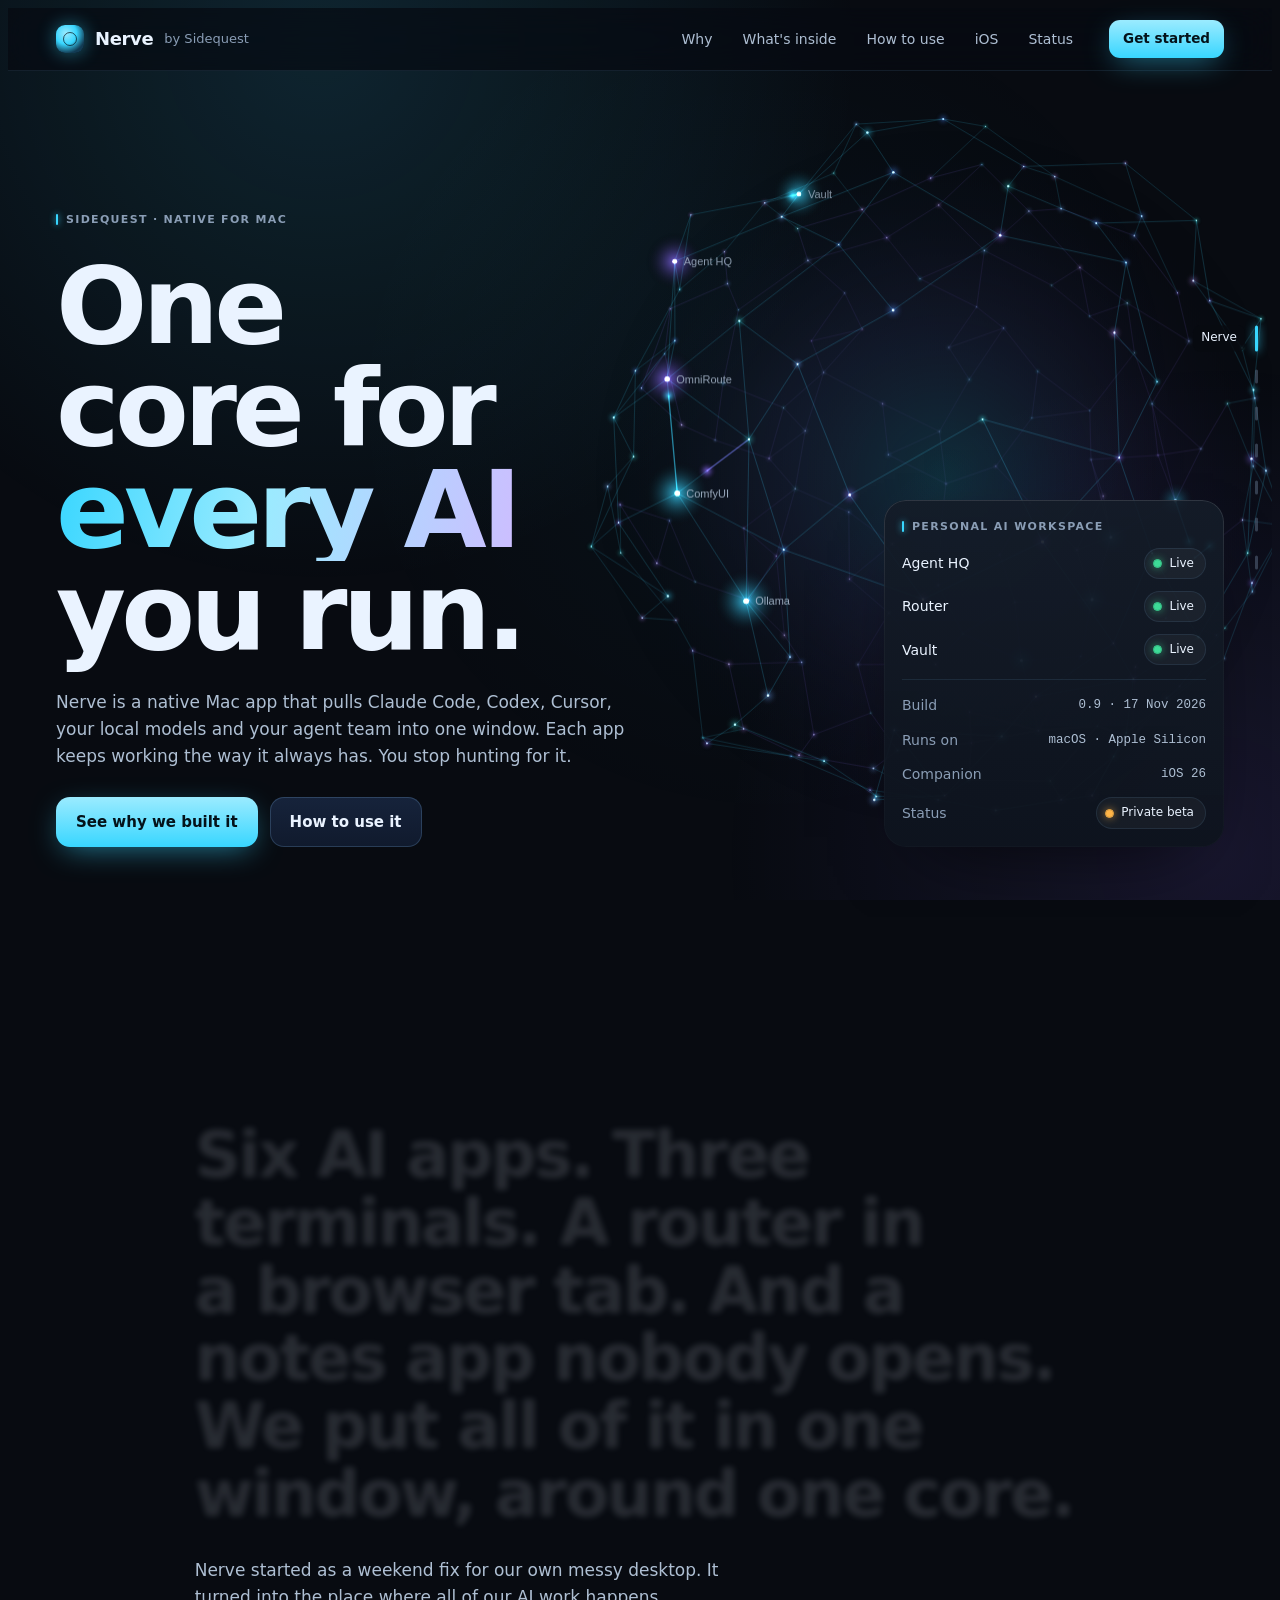
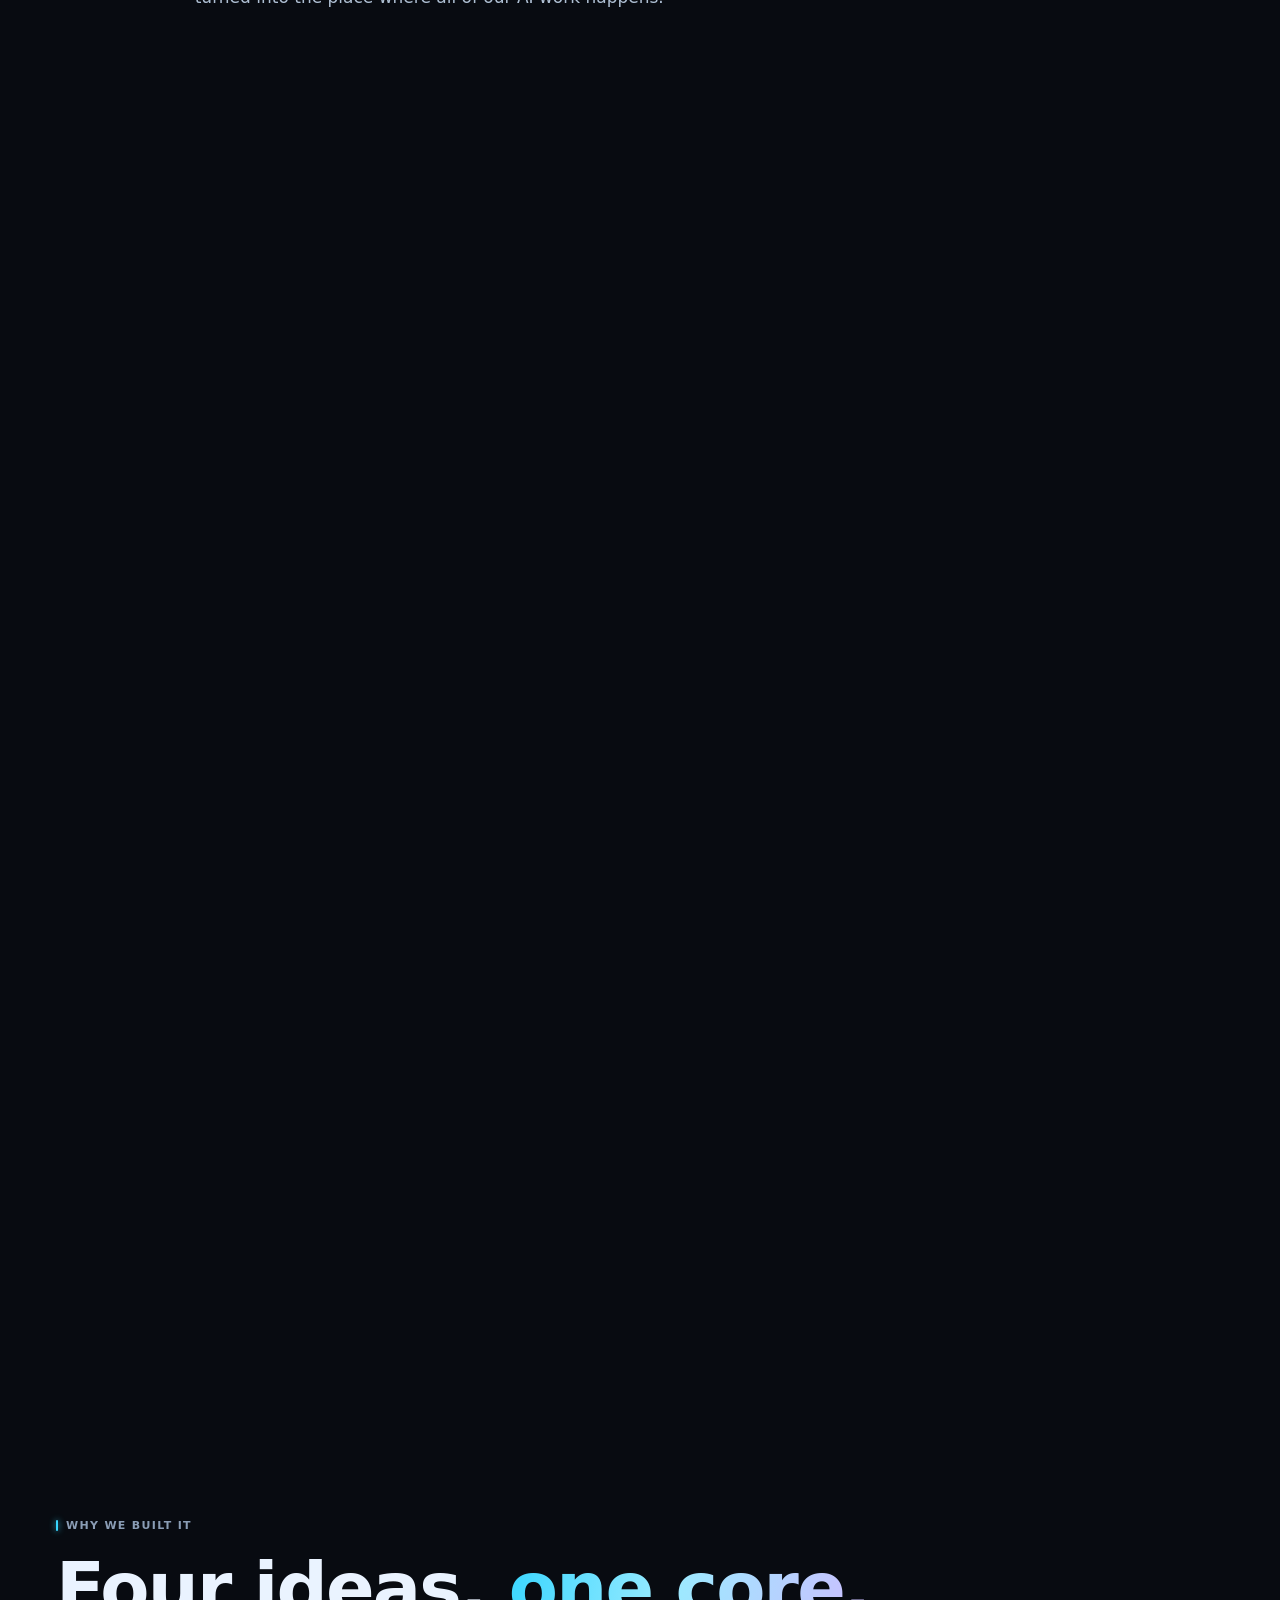
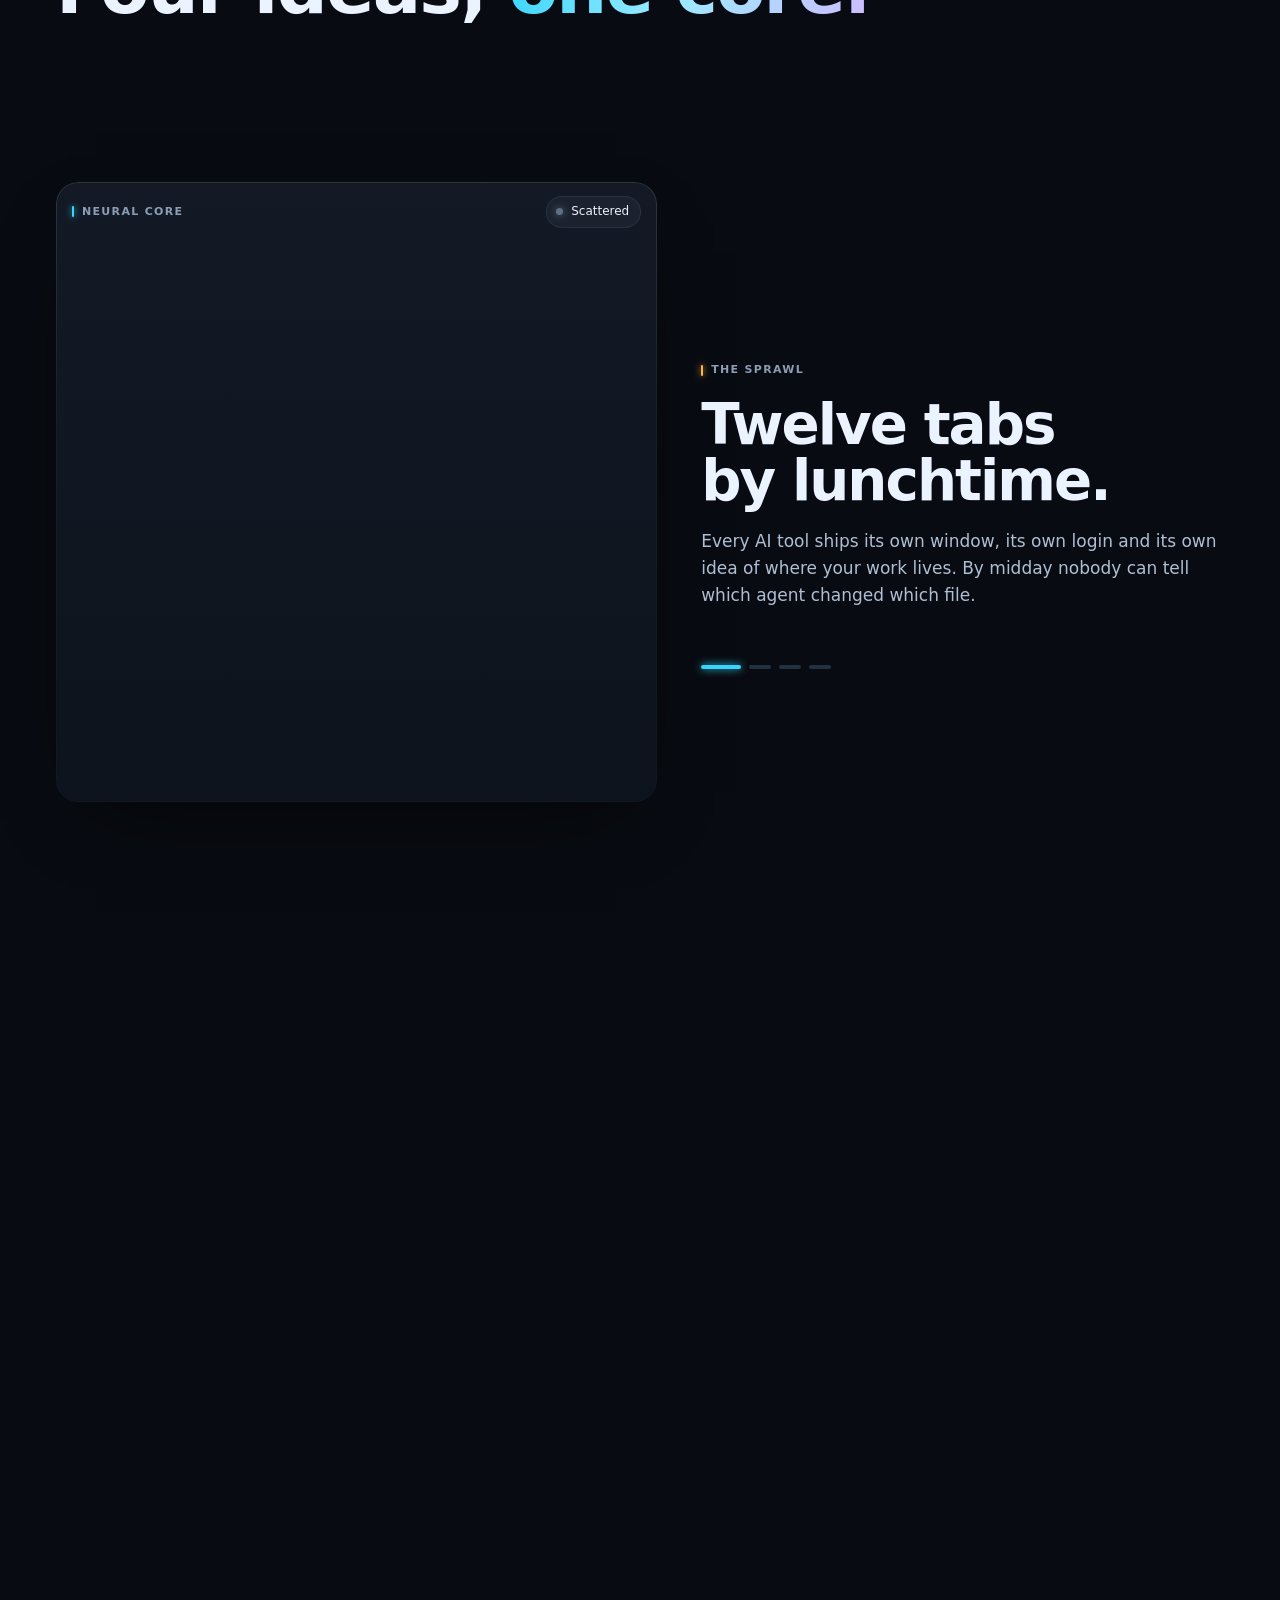
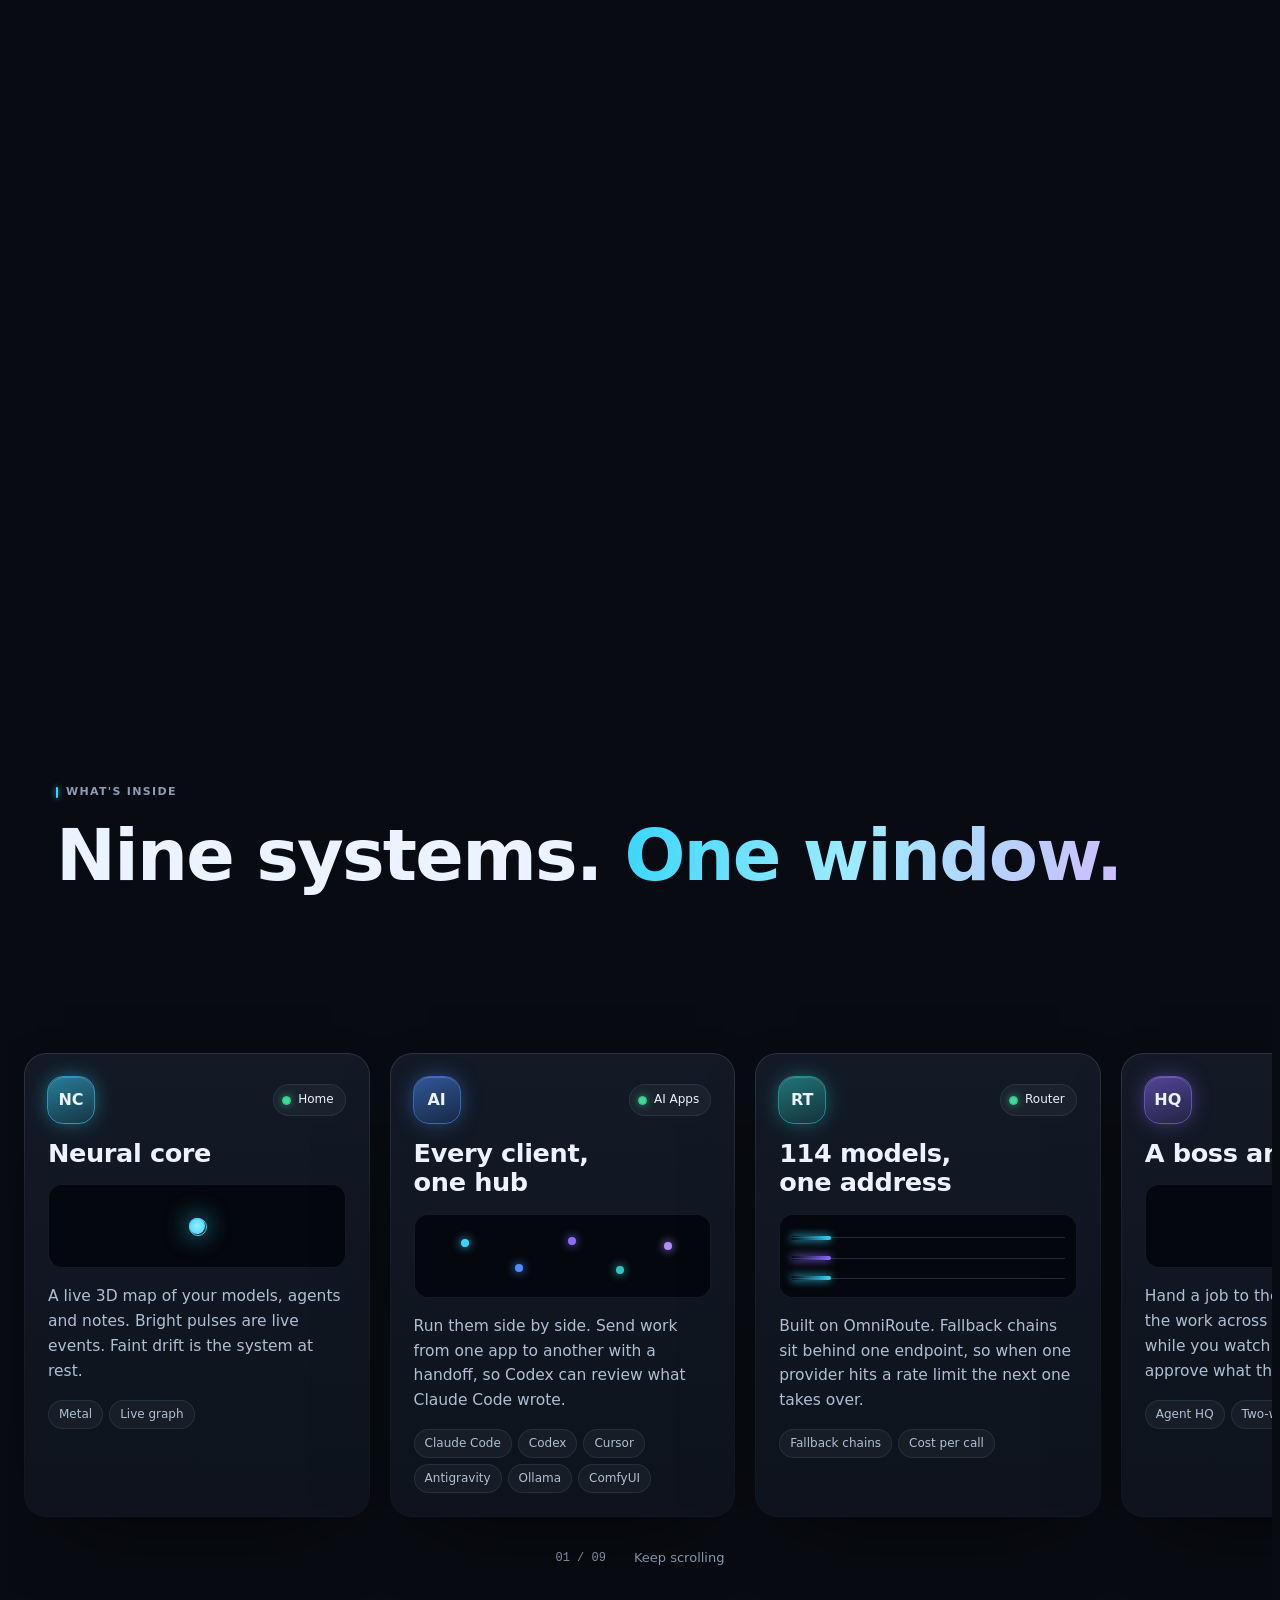
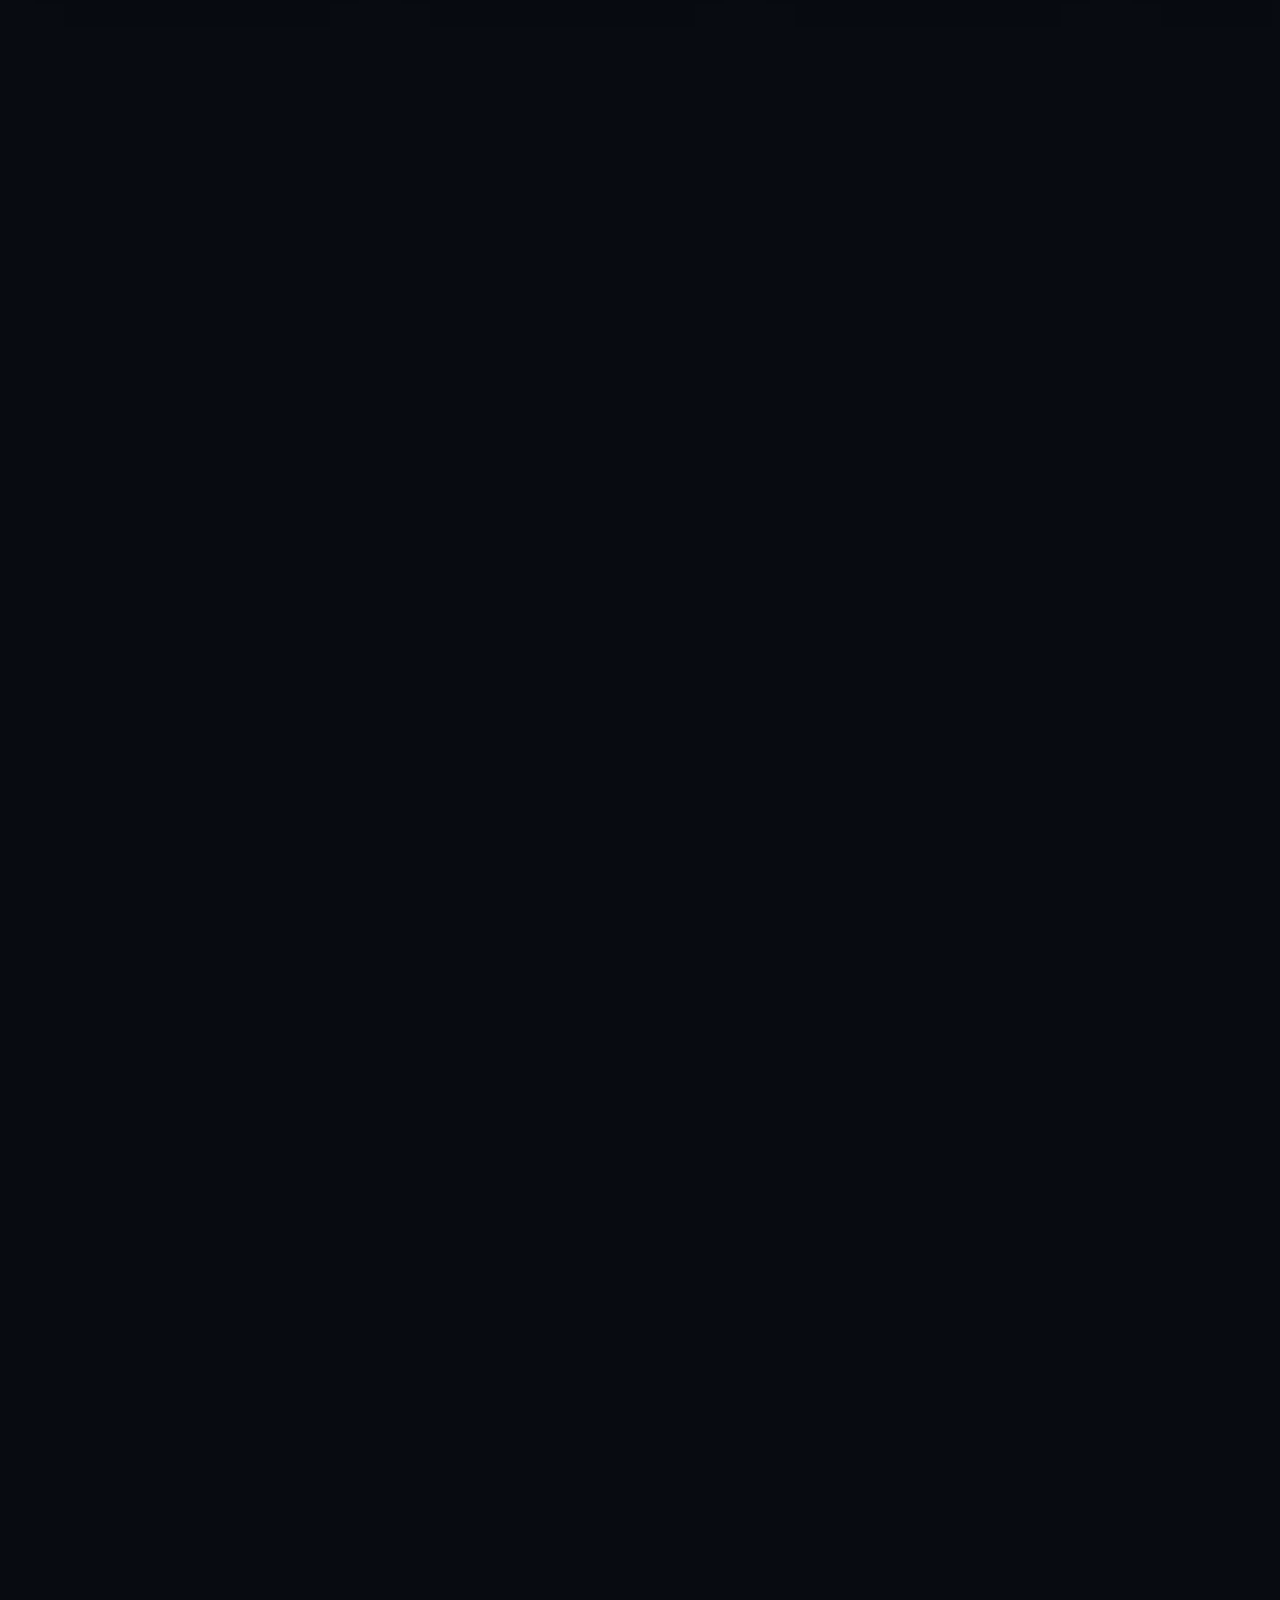
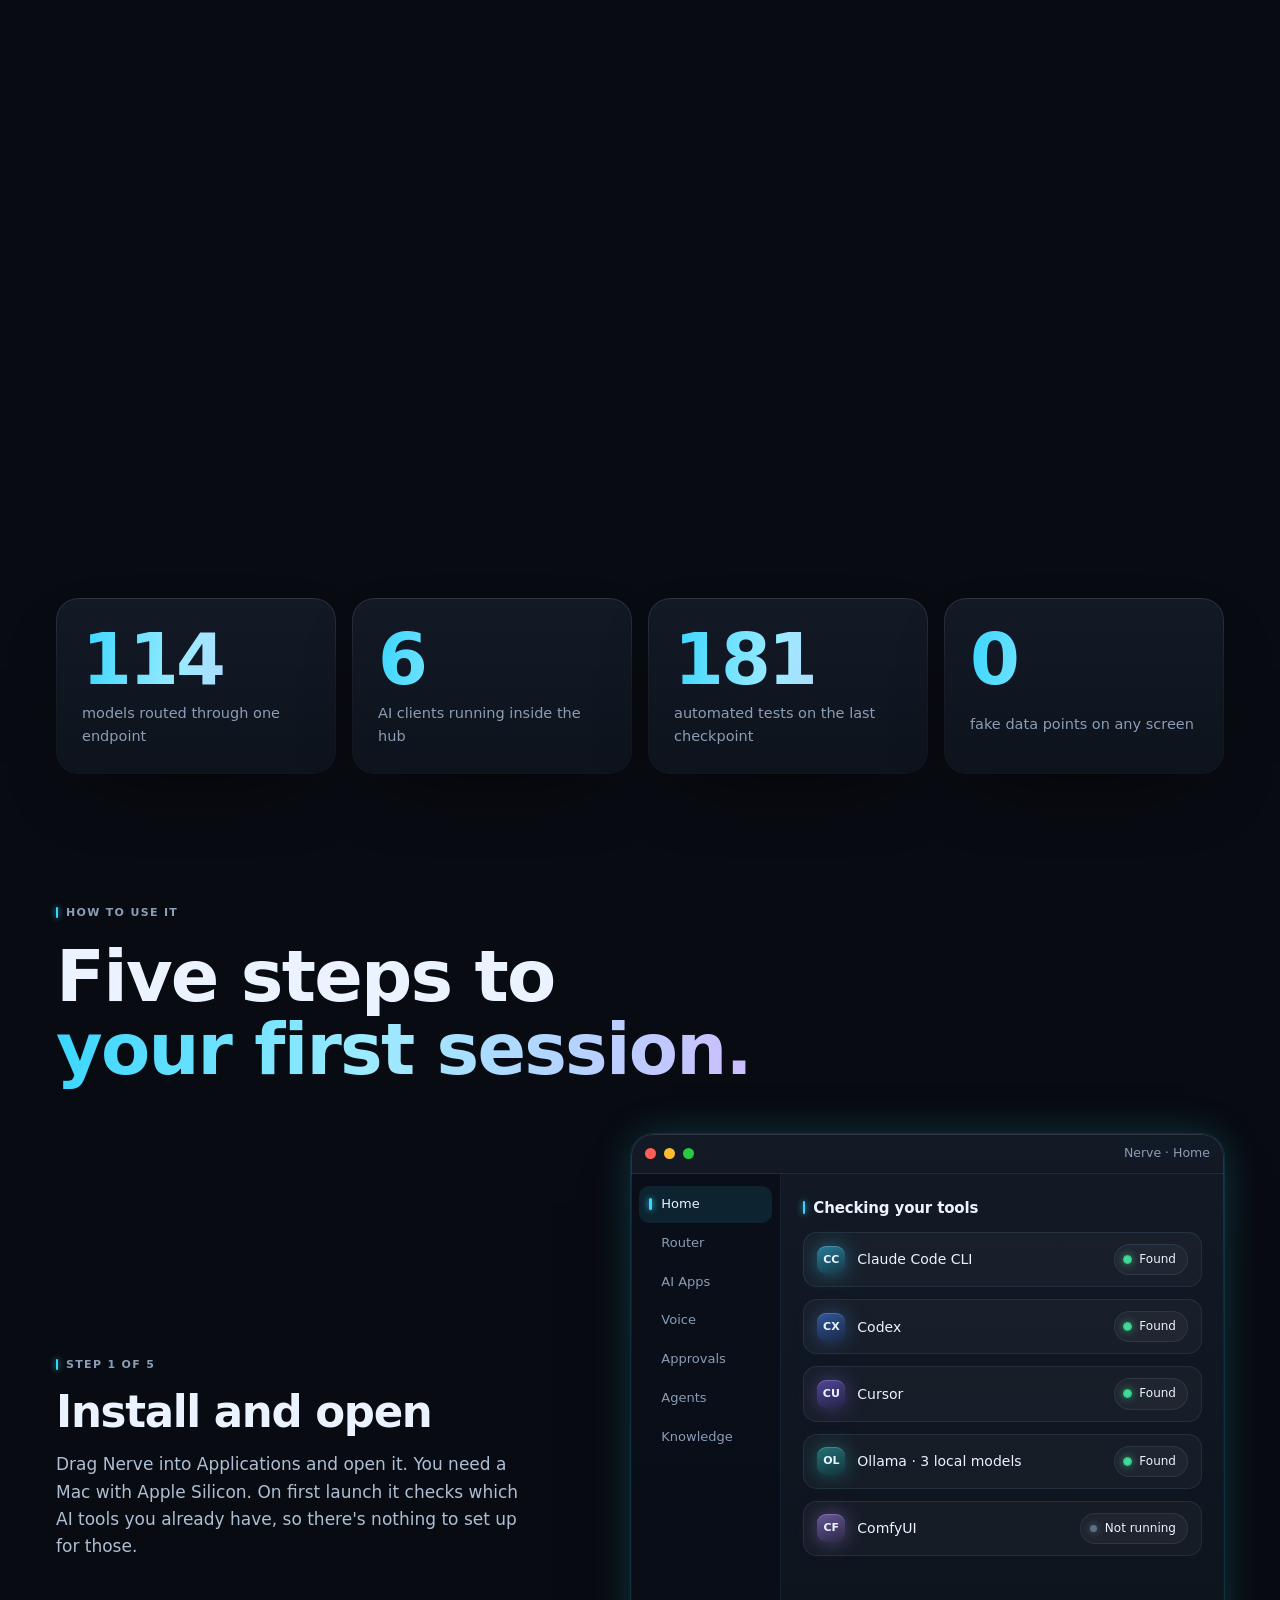
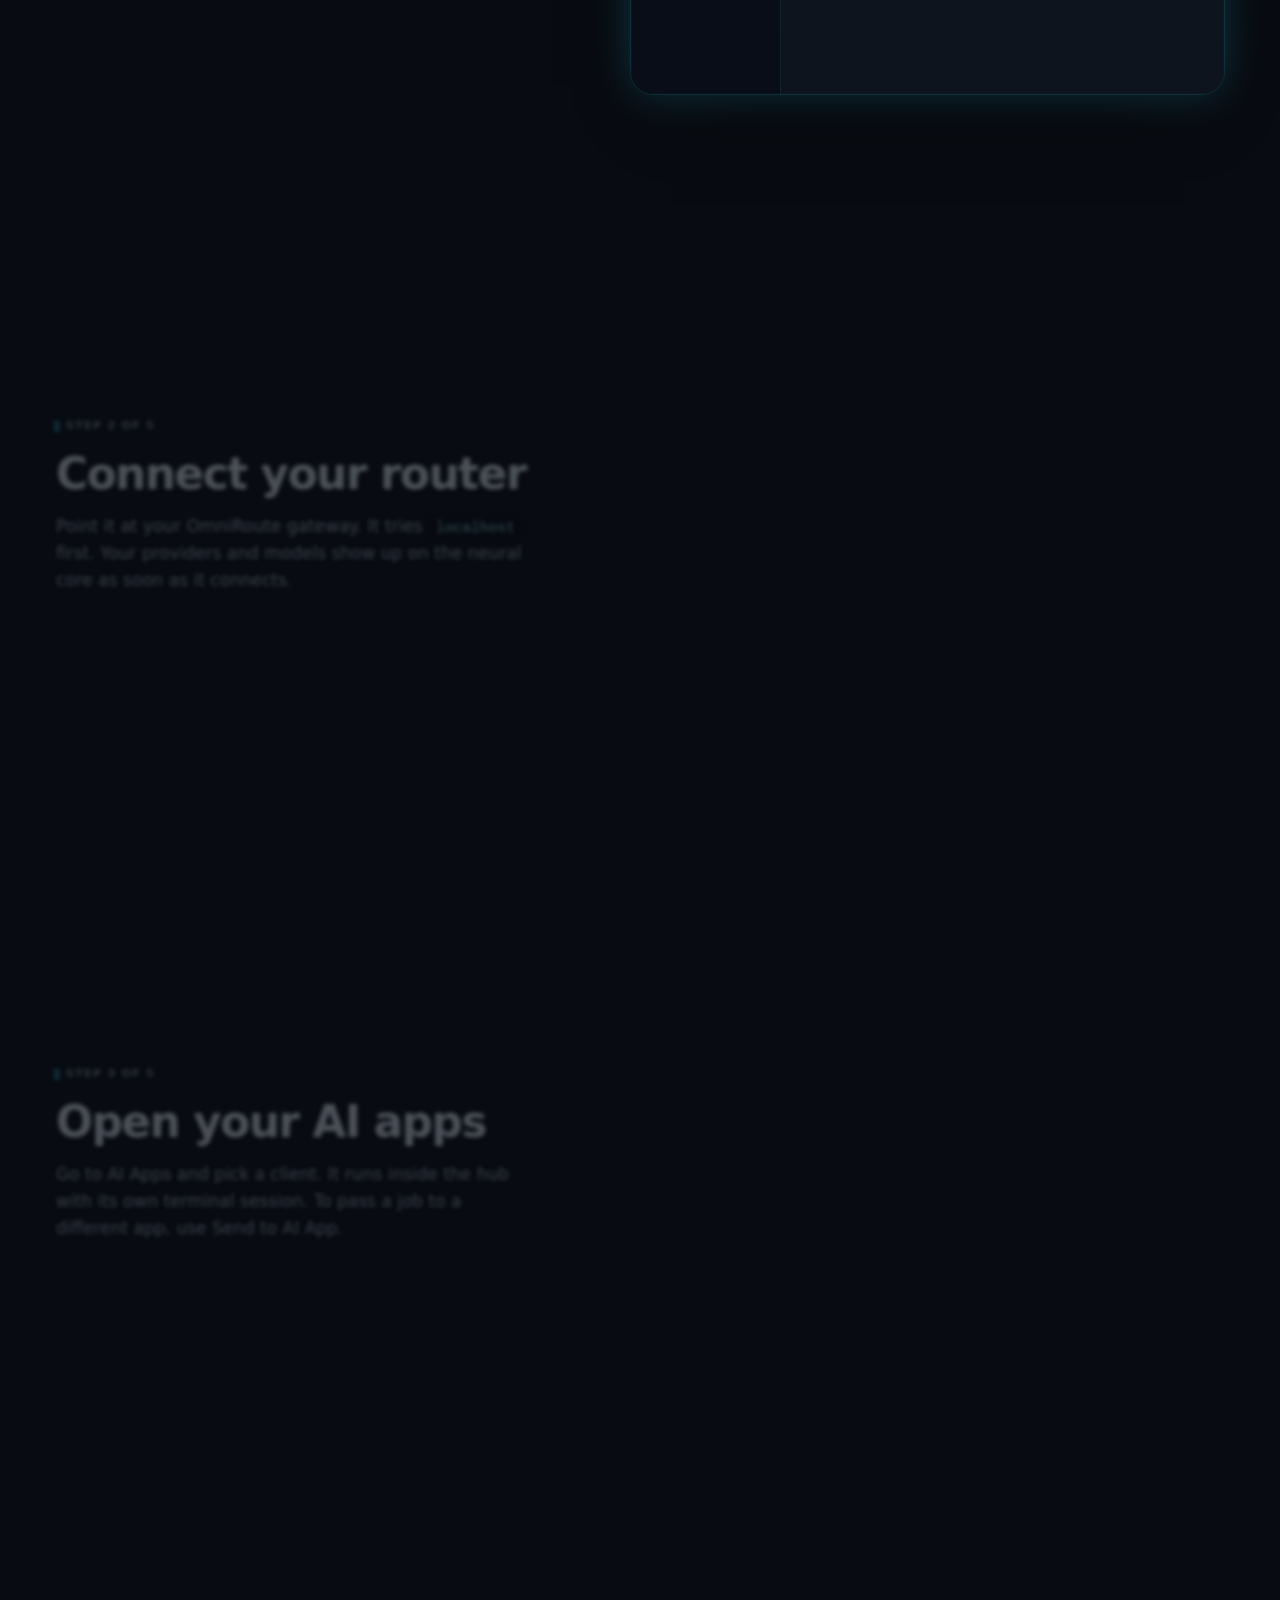
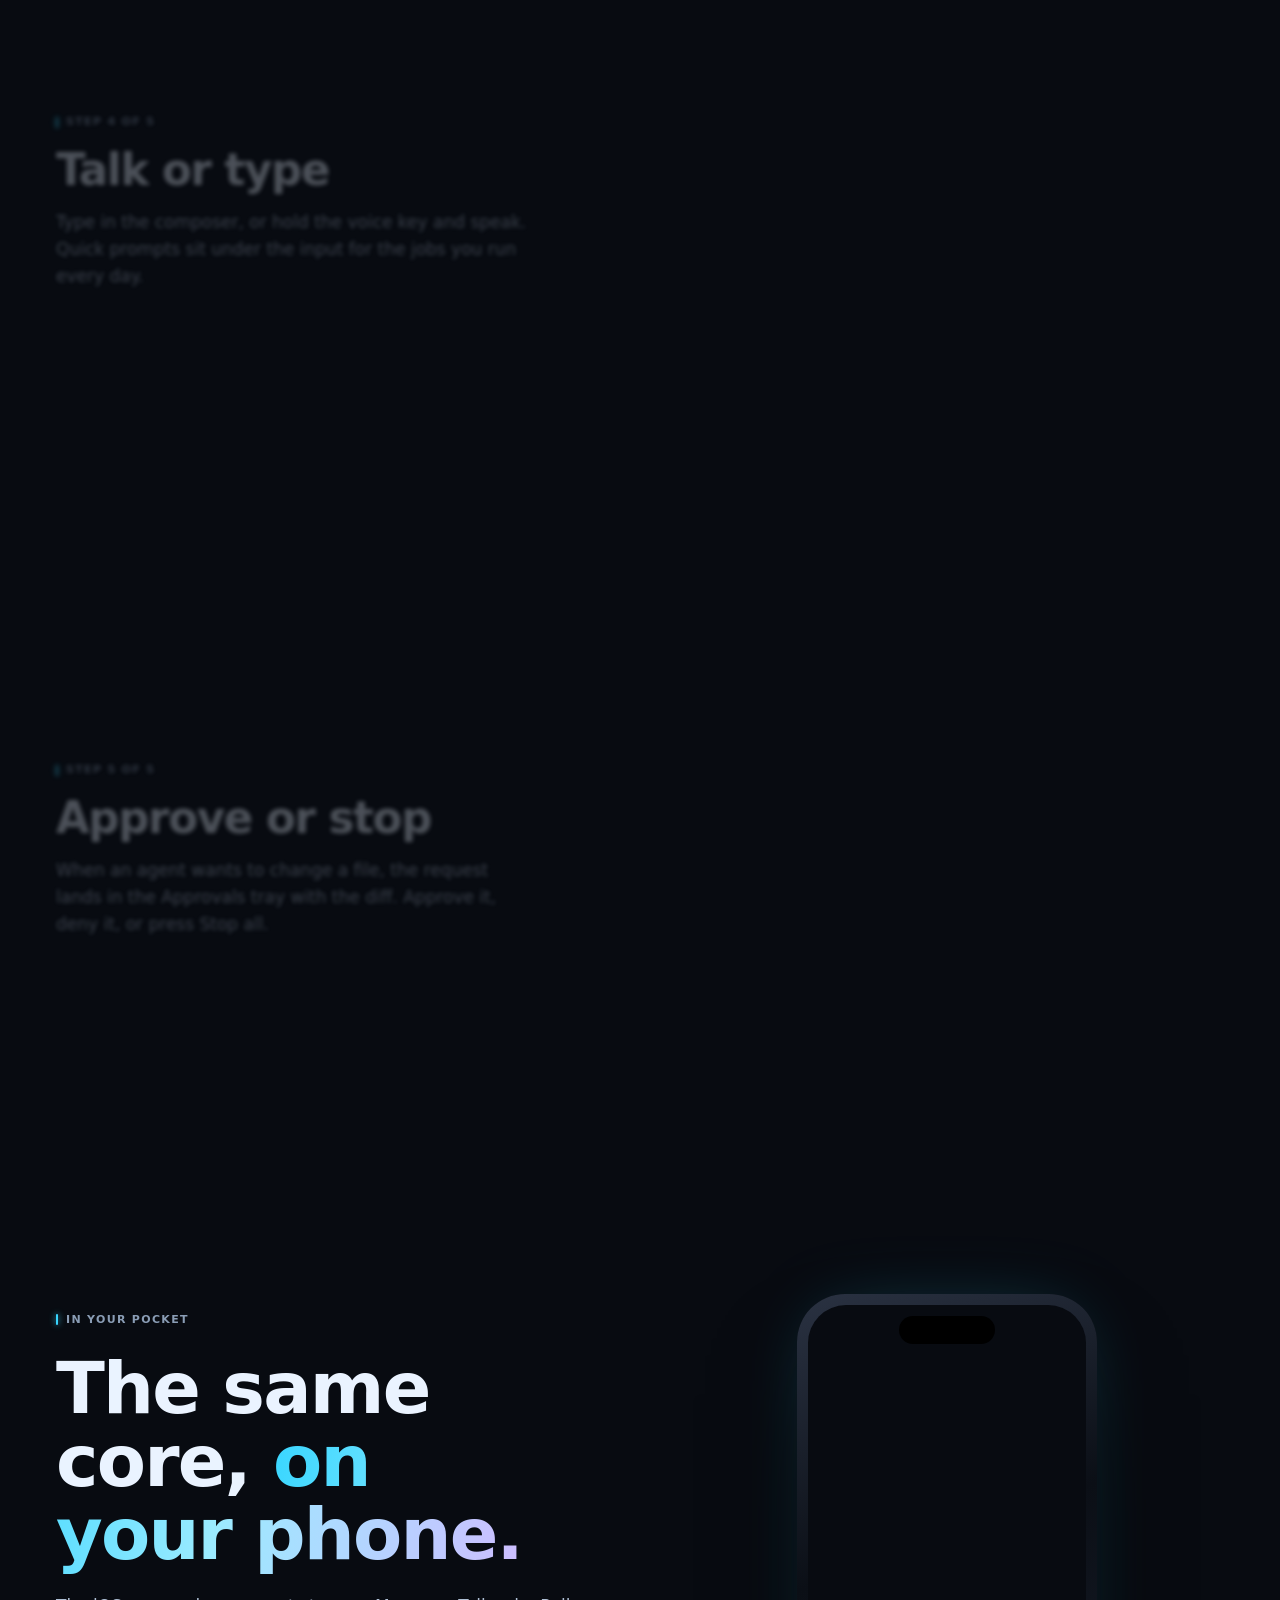
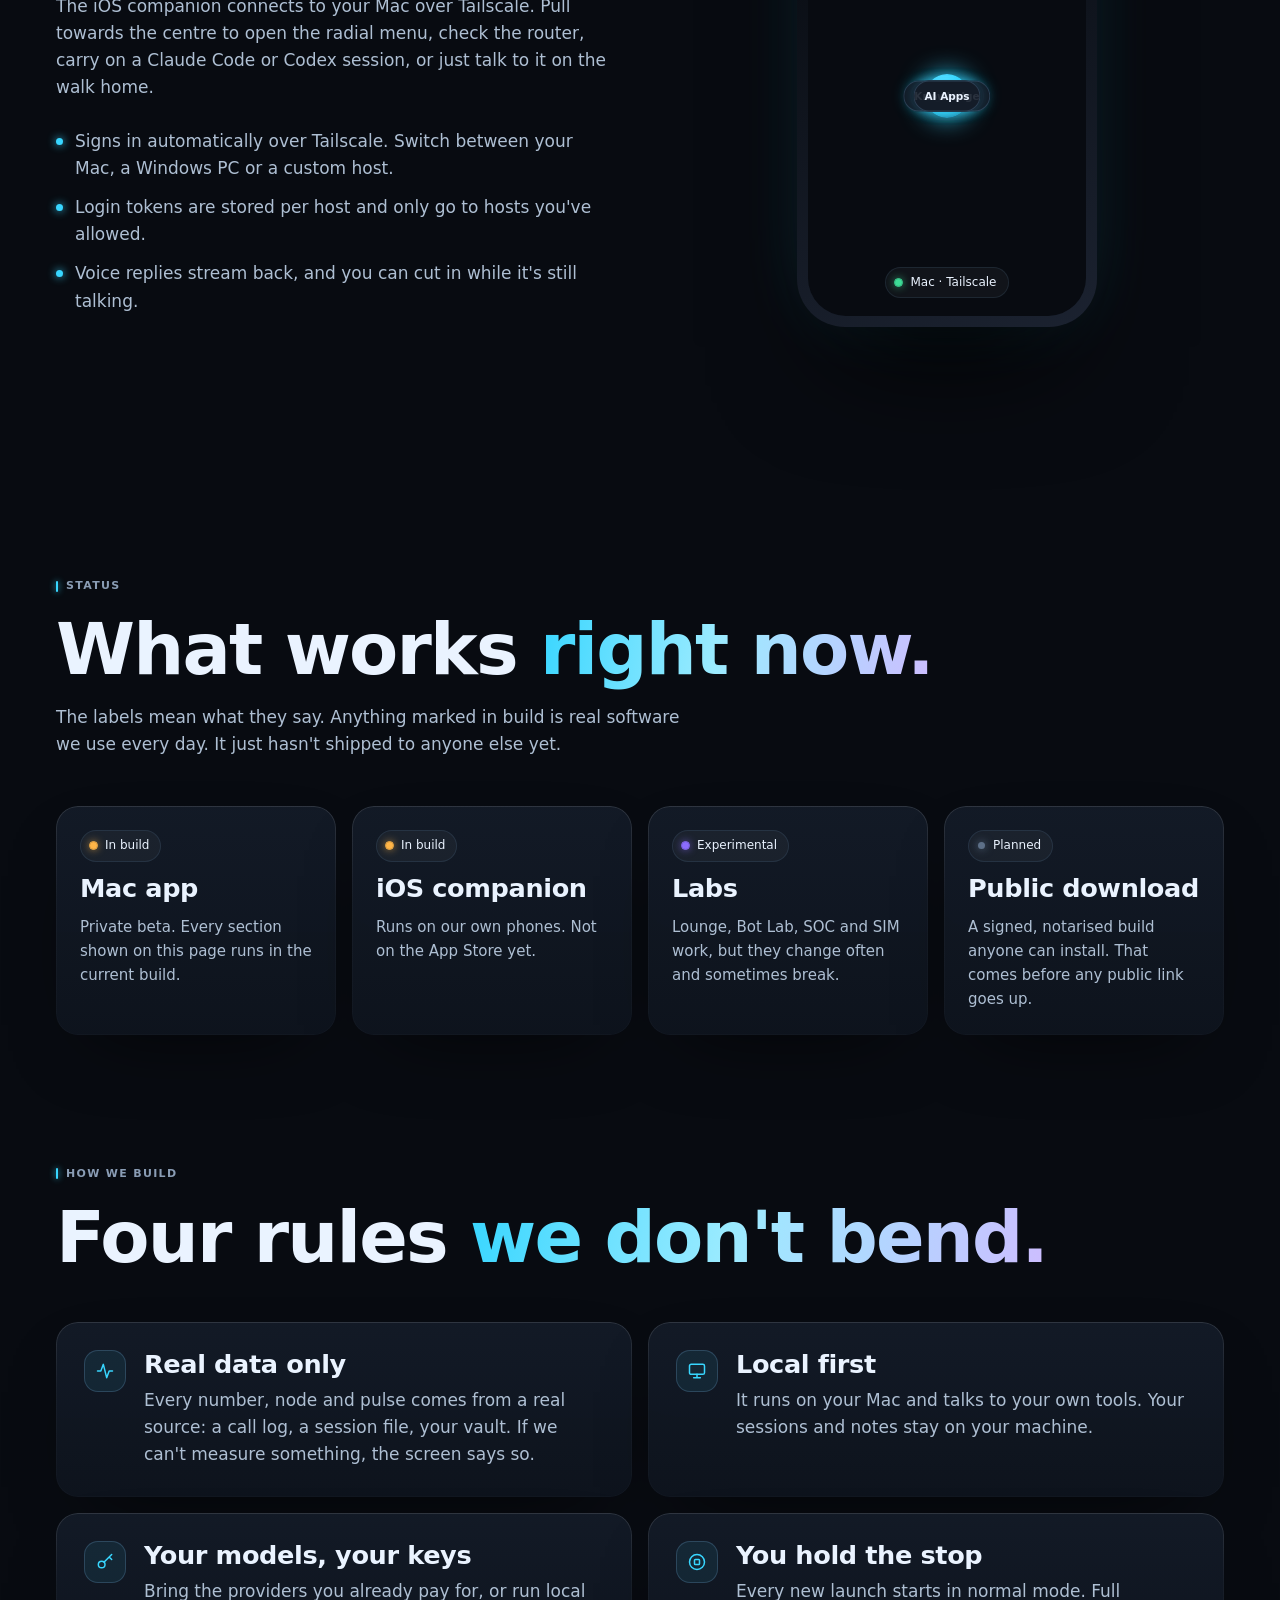
<file: index.html>
<!doctype html>
<html lang="en">
<head>
<meta charset="utf-8">
<meta name="viewport" content="width=device-width, initial-scale=1, viewport-fit=cover">
<meta http-equiv="Content-Security-Policy" content="default-src 'none'; script-src 'self'; style-src 'self' 'unsafe-inline'; img-src 'self' data:; connect-src 'none'; font-src 'none'; object-src 'none'; base-uri 'none'; form-action 'none'; manifest-src 'none'; upgrade-insecure-requests">
<meta name="referrer" content="no-referrer">
<meta name="color-scheme" content="dark">
<meta name="theme-color" content="#080B11">
<title>Nerve by Sidequest</title>
<meta name="description" content="Nerve is a native Mac app that pulls Claude Code, Codex, Cursor, local models and your agent team into one window.">
<meta property="og:title" content="Nerve by Sidequest">
<meta property="og:description" content="Nerve is a native Mac app that pulls Claude Code, Codex, Cursor, local models and your agent team into one window.">
<meta property="og:type" content="website">
<link rel="stylesheet" href="styles.css">
<script src="app.js" defer></script>
</head>
<body>
<div class="ambient" aria-hidden="true"></div>
<div class="progress" id="progress"></div>

<nav class="top" aria-label="Main">
  <div class="wrap">
    <a class="mark" href="#top"><span class="logo" aria-hidden="true"></span><b>Nerve</b><span>by Sidequest</span></a>
    <div class="links">
      <a href="#why">Why</a><a href="#orbit">What's inside</a><a href="#use">How to use</a><a href="#pocket">iOS</a><a href="#status">Status</a>
    </div>
    <a class="btn primary small" href="#use">Get started</a>
  </div>
</nav>

<aside class="rail" aria-label="Chapters">
  <a href="#top" data-ch="top"><span>Nerve</span><i></i></a>
  <a href="#why" data-ch="why"><span>Why</span><i></i></a>
  <a href="#orbit" data-ch="orbit"><span>What's inside</span><i></i></a>
  <a href="#use" data-ch="use"><span>How to use</span><i></i></a>
  <a href="#pocket" data-ch="pocket"><span>iOS</span><i></i></a>
  <a href="#status" data-ch="status"><span>Status</span><i></i></a>
  <a href="#projects" data-ch="projects"><span>Projects</span><i></i></a>
</aside>

<main>
<!-- HERO -->
<header class="hero" id="top" data-ch-sec="top">
  <canvas id="heroSky" aria-hidden="true"></canvas>
  <div class="wrap">
    <div class="copy" id="heroCopy">
      <span class="eyebrow">Sidequest · Native for Mac</span>
      <h1 id="heroTitle">
        <span class="ln"><span>One core for</span></span>
        <span class="ln"><span class="grad">every AI</span></span>
        <span class="ln"><span>you run.</span></span>
      </h1>
      <p class="lede">Nerve is a native Mac app that pulls Claude Code, Codex, Cursor, your local models and your agent team into one window. Each app keeps working the way it always has. You stop hunting for it.</p>
      <div class="ctas">
        <a class="btn primary" href="#why">See why we built it</a>
        <a class="btn secondary" href="#use">How to use it</a>
      </div>
    </div>
    <div class="panel telemetry" aria-label="Build details">
      <div class="tr"><span class="eyebrow">Personal AI workspace</span></div>
      <div class="tr"><span>Agent HQ</span><span class="pill"><i></i>Live</span></div>
      <div class="tr"><span>Router</span><span class="pill"><i></i>Live</span></div>
      <div class="tr"><span>Vault</span><span class="pill"><i></i>Live</span></div>
      <hr>
      <div class="tr"><span class="k">Build</span><span class="v">0.9 · 17 Nov 2026</span></div>
      <div class="tr"><span class="k">Runs on</span><span class="v">macOS · Apple Silicon</span></div>
      <div class="tr"><span class="k">Companion</span><span class="v">iOS 26</span></div>
      <div class="tr"><span class="k">Status</span><span class="pill wait"><i></i>Private beta</span></div>
    </div>
  </div>
</header>

<!-- IMAGINE -->
<section class="imagine" id="imagine" aria-label="The idea">
  <div class="pin wrap">
    <div>
      <p id="imagineText">Six AI apps. Three terminals. A router in a browser tab. And a notes app nobody opens. We put all of it in *one* *window,* *around* *one* *core.*</p>
      <p class="lede cap">Nerve started as a weekend fix for our own messy desktop. It turned into the place where all of our AI work happens.</p>
    </div>
  </div>
</section>

<!-- WHY -->
<section id="why" data-ch-sec="why">
  <div class="wrap head">
    <span class="eyebrow">Why we built it</span>
    <h2 class="rv">Four ideas, <span class="grad">one core.</span></h2>
  </div>
  <div class="why" id="whyScene">
    <div class="pin wrap">
      <div class="panel stage" id="whyStage">
        <canvas id="whySky" aria-hidden="true"></canvas>
        <div class="bar"><span class="eyebrow">Neural core</span><span class="pill idle" id="whyState"><i></i>Scattered</span></div>
      </div>
      <div>
        <div class="steps">
          <div class="step on" data-i="0">
            <span class="eyebrow" style="--tick:var(--waiting)">The sprawl</span>
            <h3>Twelve tabs by lunchtime.</h3>
            <p class="lede">Every AI tool ships its own window, its own login and its own idea of where your work lives. By midday nobody can tell which agent changed which file.</p>
          </div>
          <div class="step" data-i="1">
            <span class="eyebrow">One core</span>
            <h3>Everything connects to one place.</h3>
            <p class="lede">Claude Code, Codex, Cursor, Antigravity, Ollama and ComfyUI open inside the hub with their own sessions and terminals intact. Nothing gets replaced. It all just lives together.</p>
          </div>
          <div class="step" data-i="2">
            <span class="eyebrow" style="--tick:var(--live)">Every pulse is real</span>
            <h3>If it moves, it happened.</h3>
            <p class="lede">The light running across the network is a real request going out to a real model. When nothing is running, nothing moves. We never fake activity to make a screen look busy.</p>
          </div>
          <div class="step" data-i="3">
            <span class="eyebrow" style="--tick:var(--danger)">You hold the stop button</span>
            <h3>Nothing runs without you.</h3>
            <p class="lede">Agents ask before they edit. Every request lands in one Approvals tray, and Stop all halts every chat, terminal and worker at once until you say go again.</p>
          </div>
        </div>
        <div class="dots" id="whyDots" aria-hidden="true"><b class="on cur"></b><b></b><b></b><b></b></div>
      </div>
    </div>
  </div>
</section>

<!-- ORBIT -->
<section id="orbit" data-ch-sec="orbit">
  <div class="wrap head" style="padding-bottom:0">
    <span class="eyebrow">What's inside</span>
    <h2 class="rv">Nine systems. <span class="grad">One window.</span></h2>
  </div>
  <div class="orbit" id="orbitScene">
    <div class="pin">
      <div class="track" id="track">
        <article class="panel card"><div class="top"><span class="av" style="--h:#38D6FF">NC</span><span class="pill"><i></i>Home</span></div><h3>Neural core</h3><div class="viz v-core"></div><p>A live 3D map of your models, agents and notes. Bright pulses are live events. Faint drift is the system at rest.</p><ul><li>Metal</li><li>Live graph</li></ul></article>
        <article class="panel card"><div class="top"><span class="av" style="--h:#4D8DFF">AI</span><span class="pill"><i></i>AI Apps</span></div><h3>Every client, one hub</h3><div class="viz v-nodes"><b style="left:16%;top:30%;--h:#38D6FF"></b><b style="left:34%;top:60%;--h:#4D8DFF;animation-delay:.5s"></b><b style="left:52%;top:28%;--h:#8B6CFF;animation-delay:1s"></b><b style="left:68%;top:62%;--h:#2EC4C4;animation-delay:1.5s"></b><b style="left:84%;top:34%;--h:#B48CFF;animation-delay:2s"></b></div><p>Run them side by side. Send work from one app to another with a handoff, so Codex can review what Claude Code wrote.</p><ul><li>Claude Code</li><li>Codex</li><li>Cursor</li><li>Antigravity</li><li>Ollama</li><li>ComfyUI</li></ul></article>
        <article class="panel card"><div class="top"><span class="av" style="--h:#2EC4C4">RT</span><span class="pill"><i></i>Router</span></div><h3>114 models, one address</h3><div class="viz v-lanes"><i style="top:28%"></i><i style="top:52%;--h:#8B6CFF"></i><i style="top:76%"></i></div><p>Built on OmniRoute. Fallback chains sit behind one endpoint, so when one provider hits a rate limit the next one takes over.</p><ul><li>Fallback chains</li><li>Cost per call</li></ul></article>
        <article class="panel card"><div class="top"><span class="av" style="--h:#8B6CFF">HQ</span><span class="pill wait"><i></i>Agents</span></div><h3>A boss and a team</h3><div class="viz v-eq" style="--h:#8B6CFF"><b></b><b style="animation-delay:.2s"></b><b style="animation-delay:.4s"></b><b style="animation-delay:.1s"></b><b style="animation-delay:.5s"></b><b style="animation-delay:.3s"></b></div><p>Hand a job to the boss agent. It splits the work across workers in Agent HQ while you watch each desk and approve what they want to change.</p><ul><li>Agent HQ</li><li>Two-way bridge</li></ul></article>
        <article class="panel card"><div class="top"><span class="av" style="--h:#B48CFF">KN</span><span class="pill"><i></i>Knowledge</span></div><h3>Notes that light up</h3><div class="viz v-nodes"><b style="left:22%;top:50%;--h:#B48CFF"></b><b style="left:45%;top:26%;--h:#B48CFF;animation-delay:.7s"></b><b style="left:62%;top:64%;--h:#38D6FF;animation-delay:1.4s"></b><b style="left:80%;top:40%;--h:#B48CFF;animation-delay:2.1s"></b></div><p>Your Obsidian vault as a living graph. See which agent read which note, and follow the links from one idea to the next.</p><ul><li>Obsidian</li><li>Read-only</li></ul></article>
        <article class="panel card"><div class="top"><span class="av" style="--h:#6FA8FF">SE</span><span class="pill idle"><i></i>Sessions</span></div><h3>Pick up where you left off</h3><div class="viz v-lanes"><i style="top:38%;--h:#6FA8FF"></i><i style="top:66%;--h:#6FA8FF"></i></div><p>Every Claude Code and Codex conversation in one history. Open one and carry on in the original CLI or through the router.</p><ul><li>History</li><li>Resume</li></ul></article>
        <article class="panel card"><div class="top"><span class="av" style="--h:#3DDC97">VO</span><span class="pill"><i></i>Voice</span></div><h3>Hold a key and talk</h3><div class="viz v-eq" style="--h:#3DDC97"><b></b><b style="animation-delay:.15s"></b><b style="animation-delay:.3s"></b><b style="animation-delay:.45s"></b><b style="animation-delay:.6s"></b><b style="animation-delay:.75s"></b><b style="animation-delay:.9s"></b></div><p>It hears you, sends the request to the right place and answers out loud. Start talking over it and it stops to listen.</p><ul><li>Hotkey</li><li>Barge-in</li></ul></article>
        <article class="panel card"><div class="top"><span class="av" style="--h:#FFB547">AP</span><span class="pill wait"><i></i>Approvals</span></div><h3>One tray, every ask</h3><div class="viz v-nodes"><b style="left:30%;top:50%;--h:#FFB547"></b><b style="left:70%;top:50%;--h:#FF5C6C;animation-delay:1.4s"></b></div><p>Every permission an agent asks for shows up here with the diff. Approve it, deny it, or stop the lot with one button.</p><ul><li>Diffs</li><li>Stop all</li></ul></article>
        <article class="panel card"><div class="top"><span class="av" style="--h:#E06BFF">LB</span><span class="pill exp"><i></i>Labs</span></div><h3>The experiments</h3><div class="viz v-lanes"><i style="top:28%;--h:#E06BFF"></i><i style="top:52%;--h:#8B6CFF"></i><i style="top:76%;--h:#E06BFF"></i></div><p>The Lounge, where models argue a question out. Bot Lab, an agent security room and a simulation deck. Rough edges included.</p><ul><li>Lounge</li><li>Bot Lab</li><li>SOC</li></ul></article>
      </div>
      <div class="wrap meter"><span id="orbitCount">01 / 09</span><div class="bar"><i id="orbitBar"></i></div><span>Keep scrolling</span></div>
    </div>
  </div>
</section>

<!-- STATS -->
<section class="stats" aria-label="By the numbers">
  <div class="wrap">
    <div class="panel stat rv"><b class="grad" data-count="114">114</b><span>models routed through one endpoint</span></div>
    <div class="panel stat rv"><b class="grad" data-count="6">6</b><span>AI clients running inside the hub</span></div>
    <div class="panel stat rv"><b class="grad" data-count="181">181</b><span>automated tests on the last checkpoint</span></div>
    <div class="panel stat rv"><b class="grad" data-count="0">0</b><span>fake data points on any screen</span></div>
  </div>
</section>

<!-- USE -->
<section id="use" data-ch-sec="use">
  <div class="wrap head">
    <span class="eyebrow">How to use it</span>
    <h2 class="rv">Five steps to <span class="grad">your first session.</span></h2>
  </div>
  <div class="wrap use" id="useScene">
    <ol>
      <li class="on" data-i="0"><span class="eyebrow">Step 1 of 5</span><h3>Install and open</h3><p>Drag Nerve into Applications and open it. You need a Mac with Apple Silicon. On first launch it checks which AI tools you already have, so there's nothing to set up for those.</p></li>
      <li data-i="1"><span class="eyebrow">Step 2 of 5</span><h3>Connect your router</h3><p>Point it at your OmniRoute gateway. It tries <code>localhost</code> first. Your providers and models show up on the neural core as soon as it connects.</p></li>
      <li data-i="2"><span class="eyebrow">Step 3 of 5</span><h3>Open your AI apps</h3><p>Go to AI Apps and pick a client. It runs inside the hub with its own terminal session. To pass a job to a different app, use Send to AI App.</p></li>
      <li data-i="3"><span class="eyebrow">Step 4 of 5</span><h3>Talk or type</h3><p>Type in the composer, or hold the voice key and speak. Quick prompts sit under the input for the jobs you run every day.</p></li>
      <li data-i="4"><span class="eyebrow">Step 5 of 5</span><h3>Approve or stop</h3><p>When an agent wants to change a file, the request lands in the Approvals tray with the diff. Approve it, deny it, or press Stop all.</p></li>
    </ol>
    <div class="mockpin" aria-hidden="true">
      <div class="panel glow mock">
        <div class="tb"><i></i><i></i><i></i><span id="mockTitle">Nerve · Home</span></div>
        <div class="body">
          <div class="side" id="mockSide"><div class="on">Home</div><div>Router</div><div>AI Apps</div><div>Voice</div><div>Approvals</div><div>Agents</div><div>Knowledge</div></div>
          <div class="main">
            <div class="scr on" data-i="0">
              <div class="t">Checking your tools</div>
              <div class="row"><span class="av" style="--h:#38D6FF">CC</span><b>Claude Code CLI</b><span class="pill"><i></i>Found</span></div>
              <div class="row"><span class="av" style="--h:#4D8DFF">CX</span><b>Codex</b><span class="pill"><i></i>Found</span></div>
              <div class="row"><span class="av" style="--h:#8B6CFF">CU</span><b>Cursor</b><span class="pill"><i></i>Found</span></div>
              <div class="row"><span class="av" style="--h:#2EC4C4">OL</span><b>Ollama · 3 local models</b><span class="pill"><i></i>Found</span></div>
              <div class="row"><span class="av" style="--h:#B48CFF">CF</span><b>ComfyUI</b><span class="pill idle"><i></i>Not running</span></div>
            </div>
            <div class="scr" data-i="1">
              <div class="t">Router</div>
              <div class="term"><span class="p">›</span> connecting to your gateway on localhost
<span class="ok">✓</span> gateway online
<span class="ok">✓</span> 114 models · 12 fallback chains
<span class="ok">✓</span> neural core updated</div>
              <div class="row"><span class="av" style="--h:#2EC4C4">SF</span><b>smart-fast → 4 providers</b><span class="pill"><i></i>Healthy</span></div>
              <div class="row"><span class="av" style="--h:#6FA8FF">CH</span><b>coding-heavy → 3 providers</b><span class="pill"><i></i>Healthy</span></div>
            </div>
            <div class="scr" data-i="2">
              <div class="t">AI Apps · Claude Code</div>
              <div class="term"><span class="p">~/projects/site $</span> claude
Reading 14 files…
<span class="ok">✓</span> Edited src/index.html (+42 −8)
<span class="p">›</span> Send to AI App: Codex · "review this diff"</div>
              <div class="row"><span class="av" style="--h:#4D8DFF">CX</span><b>Codex · review queued</b><span class="pill wait"><i></i>Handoff</span></div>
            </div>
            <div class="scr" data-i="3">
              <div class="t">Voice Command Centre</div>
              <div class="orb"></div>
              <div class="wave"><b style="height:30%"></b><b style="height:80%;animation-delay:.1s"></b><b style="height:50%;animation-delay:.2s"></b><b style="height:90%;animation-delay:.3s"></b><b style="height:40%;animation-delay:.4s"></b><b style="height:70%;animation-delay:.5s"></b><b style="height:35%;animation-delay:.6s"></b></div>
              <div class="row"><b>"Ask Codex to run the tests"</b><span class="pill"><i></i>Listening</span></div>
            </div>
            <div class="scr" data-i="4">
              <div class="t">Approvals · 1 waiting</div>
              <div class="row"><span class="av" style="--h:#38D6FF">CC</span><b>Claude Code wants to edit config.json</b><span class="pill wait"><i></i>Waiting</span></div>
              <div class="diff"><div class="d">-  "timeout": 5000</div><div class="a">+  "timeout": 15000</div></div>
              <div class="acts"><span class="y">Approve</span><span>Deny</span><span class="s">Stop all</span></div>
            </div>
          </div>
        </div>
      </div>
    </div>
  </div>
</section>

<!-- POCKET -->
<section id="pocket" data-ch-sec="pocket">
  <div class="wrap pocket">
    <div class="rv">
      <span class="eyebrow">In your pocket</span>
      <h2 style="margin-top:18px">The same core, <span class="grad">on your phone.</span></h2>
      <p class="lede" style="margin-top:22px">The iOS companion connects to your Mac over Tailscale. Pull towards the centre to open the radial menu, check the router, carry on a Claude Code or Codex session, or just talk to it on the walk home.</p>
      <ul>
        <li>Signs in automatically over Tailscale. Switch between your Mac, a Windows PC or a custom host.</li>
        <li>Login tokens are stored per host and only go to hosts you've allowed.</li>
        <li>Voice replies stream back, and you can cut in while it's still talking.</li>
      </ul>
    </div>
    <div class="phone" aria-hidden="true">
      <div class="screen">
        <canvas id="phoneSky"></canvas>
        <div class="island"></div>
        <div class="radial" id="radial">
          <span data-a="-90">Sessions</span><span data-a="-30">Router</span><span data-a="30">Voice</span><span data-a="90">Agents</span><span data-a="150">Knowledge</span><span data-a="210">AI Apps</span>
        </div>
        <div class="host"><span class="pill"><i></i>Mac · Tailscale</span></div>
      </div>
    </div>
  </div>
</section>

<!-- STATUS -->
<section id="status" data-ch-sec="status">
  <div class="wrap head">
    <span class="eyebrow">Status</span>
    <h2 class="rv">What works <span class="grad">right now.</span></h2>
    <p class="lede">The labels mean what they say. Anything marked in build is real software we use every day. It just hasn't shipped to anyone else yet.</p>
  </div>
  <div class="wrap">
    <div class="board">
      <div class="panel rv"><span class="pill wait"><i></i>In build</span><h3>Mac app</h3><p>Private beta. Every section shown on this page runs in the current build.</p></div>
      <div class="panel rv"><span class="pill wait"><i></i>In build</span><h3>iOS companion</h3><p>Runs on our own phones. Not on the App Store yet.</p></div>
      <div class="panel rv"><span class="pill exp"><i></i>Experimental</span><h3>Labs</h3><p>Lounge, Bot Lab, SOC and SIM work, but they change often and sometimes break.</p></div>
      <div class="panel rv"><span class="pill idle"><i></i>Planned</span><h3>Public download</h3><p>A signed, notarised build anyone can install. That comes before any public link goes up.</p></div>
    </div>
  </div>
</section>

<!-- PRINCIPLES -->
<section aria-label="Principles">
  <div class="wrap head" style="padding-bottom:28px">
    <span class="eyebrow">How we build</span>
    <h2 class="rv">Four rules <span class="grad">we don't bend.</span></h2>
  </div>
  <div class="wrap princ">
    <div class="panel rv"><span class="ic"><svg viewBox="0 0 24 24"><path d="M3 12h4l3-8 4 16 3-8h4"/></svg></span><div><h3>Real data only</h3><p>Every number, node and pulse comes from a real source: a call log, a session file, your vault. If we can't measure something, the screen says so.</p></div></div>
    <div class="panel rv"><span class="ic"><svg viewBox="0 0 24 24"><rect x="3" y="4" width="18" height="12" rx="2"/><path d="M8 20h8M12 16v4"/></svg></span><div><h3>Local first</h3><p>It runs on your Mac and talks to your own tools. Your sessions and notes stay on your machine.</p></div></div>
    <div class="panel rv"><span class="ic"><svg viewBox="0 0 24 24"><circle cx="8" cy="15" r="4"/><path d="M11 12l9-9M17 6l3 3"/></svg></span><div><h3>Your models, your keys</h3><p>Bring the providers you already pay for, or run local models through Ollama. Secrets never reach the interface.</p></div></div>
    <div class="panel rv"><span class="ic"><svg viewBox="0 0 24 24"><circle cx="12" cy="12" r="9"/><rect x="9" y="9" width="6" height="6" rx="1"/></svg></span><div><h3>You hold the stop</h3><p>Every new launch starts in normal mode. Full autonomy needs a typed confirmation, and it resets when you quit.</p></div></div>
  </div>
</section>

<!-- PROJECTS -->
<section class="wrap projects" id="projects" data-ch-sec="projects">
  <div class="head" style="padding-top:0">
    <span class="eyebrow">Sidequest projects</span>
    <p class="lede">Sidequest is where we put the things we build for ourselves and then decide are too useful to keep to ourselves. One project so far. More when they're ready to try.</p>
  </div>
  <div class="plist">
    <div class="panel glow proj rv"><span class="av" style="--h:#38D6FF">Ne</span><div><h3>Nerve</h3><p>Your AI apps, agents and models in one native Mac window.</p></div><span class="pill wait"><i></i>In build</span></div>
    <div class="panel proj soon rv"><span class="av">02</span><div><h3>Next project</h3><p>Going up when it's ready to try.</p></div><span class="pill idle"><i></i>Soon</span></div>
  </div>
</section>
</main>

<footer>
  <div class="wrap">
    <span>Nerve · formerly Claude-Smart · Sidequest 2026</span>
    <span>Nerve is an independent project and is not affiliated with Anthropic, OpenAI or any other provider named here.</span>
  </div>
</footer>
</body>
</html>
</file>
<file: styles.css>
/* Layout: the app's own language on the web. Navy ground with pools of cyan and violet light,
   layered glass panels (22px continuous radius, lit top edge), SF semibold type with tight tracking,
   eyebrows with a glowing capsule tick, status pills that pulse. One neural sphere is the hero object. */
:root{
  --bg:#080B11;            /* HUD.background */
  --sidebar:#070B14;       /* HUD.sidebar */
  --card-top:#141C28;      /* panel gradient */
  --card-bot:#0E141E;
  --raised:#19212D;
  --terminal:#04070D;
  --hair:rgba(140,200,255,.10);
  --hair-strong:rgba(140,200,255,.20);
  --text:#EAF3FF; --text2:#AEBFD3; --muted:#8A9DB5; --idle:#5D7088;
  --accent:#38D6FF;        /* Arc Cyan */
  --accent-light:#9BEBFF;
  --violet:#8B6CFF; --violet-light:#CDBDFF; --magenta:#E06BFF;
  --live:#3DDC97; --waiting:#FFB547; --danger:#FF5C6C; --danger-text:#FF8A96;
  --radius:22px;
  --f-ui:-apple-system,BlinkMacSystemFont,"SF Pro Display","SF Pro Text","Segoe UI",system-ui,sans-serif;
  --f-mono:ui-monospace,"SF Mono",Menlo,monospace;
  --gutter-l:max(16px, env(safe-area-inset-left, 0px));
  --gutter-r:max(16px, env(safe-area-inset-right, 0px));
  color-scheme:dark;
}
*{box-sizing:border-box}
html{scroll-behavior:smooth}
body{background:var(--bg);color:var(--text);font-family:var(--f-ui);font-size:17px;line-height:1.6;overflow-x:hidden;-webkit-font-smoothing:antialiased}
body::before{content:"";position:fixed;inset:0 0 auto;height:env(safe-area-inset-top,0px);z-index:60;background:var(--bg)}
/* pools of light, same placement as the app backdrop */
.ambient{position:fixed;inset:0;pointer-events:none;z-index:0;
  background:
    radial-gradient(900px 900px at 25% 5%, rgba(56,214,255,.13), transparent 60%),
    radial-gradient(820px 820px at 95% 95%, rgba(139,108,255,.12), transparent 60%),
    radial-gradient(700px 700px at 60% 45%, rgba(56,214,255,.04), transparent 60%)}
main,footer,nav.top{position:relative;z-index:1}
a{color:inherit}
:focus-visible{outline:2px solid var(--accent);outline-offset:3px;border-radius:8px}
.wrap{max-width:1200px;margin:0 auto;padding-left:var(--gutter-l);padding-right:var(--gutter-r)}
p{margin:0}
h1,h2,h3{margin:0;font-weight:600;letter-spacing:-.025em;line-height:1.02;text-wrap:balance}
h2{font-size:clamp(40px,5.6vw,72px)}
h3{font-size:clamp(22px,2vw,26px);letter-spacing:-.015em;line-height:1.15}
.lede{color:var(--text2);max-width:60ch;font-size:clamp(17px,1.3vw,19px)}
.grad{background:linear-gradient(100deg,var(--accent) 0%,var(--accent-light) 45%,var(--violet-light) 100%);-webkit-background-clip:text;background-clip:text;color:transparent}

/* eyebrow with capsule tick (Eyebrow / SectionHeading in the app) */
.eyebrow{display:inline-flex;align-items:center;gap:8px;font-size:11px;font-weight:600;letter-spacing:.12em;text-transform:uppercase;color:var(--muted)}
.eyebrow::before{content:"";width:2px;height:11px;border-radius:2px;background:var(--tick,var(--accent));box-shadow:0 0 6px var(--tick,var(--accent))}

/* glass panel (PanelModifier) */
.panel{position:relative;border-radius:var(--radius);background:linear-gradient(180deg,rgba(20,28,40,.92),rgba(14,20,30,.96));box-shadow:0 30px 80px -40px rgba(0,0,0,.8)}
.panel::after{content:"";position:absolute;inset:0;border-radius:inherit;padding:1px;pointer-events:none;
  background:linear-gradient(180deg,rgba(255,255,255,.12),rgba(255,255,255,.03) 40%,rgba(255,255,255,.02));
  -webkit-mask:linear-gradient(#000 0 0) content-box,linear-gradient(#000 0 0);-webkit-mask-composite:xor;mask-composite:exclude}
.panel.glow{box-shadow:0 0 0 1px rgba(56,214,255,.10),0 0 44px -6px rgba(56,214,255,.28),0 30px 80px -40px rgba(0,0,0,.8)}

/* status pill with pulse (StatusPill) */
.pill{display:inline-flex;align-items:center;gap:8px;padding:5px 11px 5px 9px;border-radius:999px;font-size:12px;font-weight:500;color:var(--text);background:rgba(255,255,255,.04);border:1px solid var(--hair);white-space:nowrap}
.pill i{position:relative;width:7px;height:7px;border-radius:50%;background:var(--c,var(--live));box-shadow:0 0 8px var(--c,var(--live))}
.pill i::after{content:"";position:absolute;inset:-1px;border-radius:50%;border:1px solid var(--c,var(--live));animation:radiate 1.6s ease-out infinite}
.pill.wait{--c:var(--waiting)} .pill.stop{--c:var(--danger)} .pill.exp{--c:var(--violet)} .pill.idle{--c:var(--idle)}
.pill.idle i::after{display:none}
@keyframes radiate{from{transform:scale(1);opacity:.9}to{transform:scale(3.2);opacity:0}}

/* buttons (HUD button kinds) */
.btn{display:inline-flex;align-items:center;gap:10px;padding:13px 20px;border-radius:14px;font-size:15px;font-weight:600;text-decoration:none;white-space:nowrap;transition:transform .25s,box-shadow .25s}
.btn.primary{color:#04121a;background:linear-gradient(180deg,var(--accent-light),var(--accent));box-shadow:0 8px 30px -8px rgba(56,214,255,.6)}
.btn.secondary{color:var(--text);background:linear-gradient(180deg,#16233B,#101A2D);box-shadow:inset 0 0 0 1px var(--hair-strong)}
.btn:hover{transform:translateY(-2px)}
.btn.small{padding:8px 14px;font-size:13.5px;border-radius:11px}

/* progress + nav */
.progress{position:fixed;top:env(safe-area-inset-top,0px);left:0;height:2px;width:100%;transform-origin:0 50%;transform:scaleX(0);background:linear-gradient(90deg,var(--accent),var(--violet));box-shadow:0 0 10px var(--accent);z-index:70}
nav.top{position:sticky;top:env(safe-area-inset-top,0px);z-index:50;background:rgba(8,11,17,.72);backdrop-filter:blur(18px) saturate(1.3);-webkit-backdrop-filter:blur(18px) saturate(1.3);border-bottom:1px solid var(--hair)}
nav.top .wrap{display:flex;align-items:center;gap:24px;height:62px}
.mark{display:flex;align-items:center;gap:11px;text-decoration:none}
.logo{width:28px;height:28px;border-radius:9px;background:radial-gradient(circle at 35% 30%,var(--accent-light),var(--accent) 40%,#123a52 75%);box-shadow:0 0 18px rgba(56,214,255,.45);position:relative}
.logo::after{content:"";position:absolute;inset:7px;border-radius:50%;border:1.5px solid rgba(4,18,26,.7)}
.mark b{font-size:18px;font-weight:600;letter-spacing:-.02em}
.mark span{font-size:13px;color:var(--muted)}
nav.top .links{display:flex;gap:6px;margin-left:auto}
nav.top .links a{text-decoration:none;color:var(--text2);font-size:14px;font-weight:500;padding:7px 12px;border-radius:10px;transition:background .2s,color .2s}
nav.top .links a:hover{background:rgba(255,255,255,.05);color:var(--text)}
@media (max-width:860px){nav.top .links{display:none}nav.top .btn{margin-left:auto}}
@media (max-width:480px){.mark span{display:none}}

/* chapter rail: capsule ticks like the app's nav rail */
.rail{position:fixed;right:calc(var(--gutter-r) + 6px);top:50%;transform:translateY(-50%);z-index:40;display:flex;flex-direction:column;align-items:flex-end;gap:12px}
.rail a{display:flex;align-items:center;gap:10px;text-decoration:none;font-size:12px;font-weight:500;color:var(--idle)}
.rail a span{opacity:0;transform:translateX(6px);transition:opacity .3s,transform .3s;background:rgba(8,11,17,.8);padding:3px 8px;border-radius:7px}
.rail:hover a span,.rail a.on span{opacity:1;transform:none}
.rail a i{width:3px;height:14px;border-radius:3px;background:currentColor;opacity:.5;transition:height .35s,background .35s,box-shadow .35s,opacity .35s}
.rail a.on{color:var(--text)}
.rail a.on i{height:26px;opacity:1;background:var(--accent);box-shadow:0 0 10px var(--accent)}
@media (max-width:1100px){.rail{display:none}}

/* HERO */
.hero{position:relative;overflow:hidden}
.hero canvas{position:absolute;inset:0;width:100%;height:100%;display:block}
.hero .wrap{position:relative;padding-block:clamp(70px,11vw,140px) 70px;display:grid;grid-template-columns:minmax(0,1.05fr) minmax(0,.95fr);gap:40px;align-items:end}
.hero .copy{display:grid;gap:26px;will-change:transform}
.hero h1{font-size:clamp(52px,8.4vw,116px);letter-spacing:-.045em;line-height:.95}
.hero h1 .ln{display:block}
.hero h1 .ln span{display:inline-block;animation:rise 1.1s cubic-bezier(.2,.8,.2,1) both}
.hero h1 .ln:nth-child(2) span{animation-delay:.1s}
.hero h1 .ln:nth-child(3) span{animation-delay:.2s}
@keyframes rise{from{transform:translateY(30px);opacity:.2;filter:blur(8px)}to{transform:none;opacity:1;filter:none}}
.hero .ctas{display:flex;gap:12px;flex-wrap:wrap}
.telemetry{justify-self:end;width:min(100%,340px);padding:18px;display:grid;gap:12px;font-size:14px}
.telemetry .tr{display:flex;align-items:center;justify-content:space-between;gap:12px}
.telemetry .k{color:var(--muted)}
.telemetry .v{font-family:var(--f-mono);font-size:12.5px;color:var(--text2);font-variant-numeric:tabular-nums}
.telemetry hr{border:0;border-top:1px solid var(--hair);margin:2px 0}
@media (max-width:900px){.hero .wrap{grid-template-columns:1fr;padding-top:52vw}.telemetry{justify-self:stretch;width:auto}}

/* IMAGINE */
.imagine{height:230vh;position:relative}
.imagine .pin{position:sticky;top:0;height:100vh;display:grid;place-items:center}
#imagineText{font-weight:600;letter-spacing:-.035em;font-size:clamp(34px,5vw,68px);line-height:1.06;max-width:20ch;text-wrap:balance}
.imagine .w{opacity:.14;filter:blur(3px);transition:opacity .35s,filter .35s,color .35s}
.imagine .w.on{opacity:1;filter:none}
.imagine .w.hl.on{color:var(--accent);text-shadow:0 0 28px rgba(56,214,255,.45)}
.imagine .cap{margin-top:28px;max-width:52ch}

/* section header */
.head{display:grid;gap:18px;padding-block:130px 48px;justify-items:start}

/* WHY */
.why{position:relative;height:420vh}
.why .pin{position:sticky;top:62px;height:calc(100vh - 62px);display:grid;grid-template-columns:1.15fr 1fr;align-items:center;gap:44px}
.why .stage{height:min(76vh,620px);overflow:hidden;transition:box-shadow .5s}
.why .stage canvas{position:absolute;inset:0;width:100%;height:100%;border-radius:inherit}
.why .stage .bar{position:absolute;left:16px;right:16px;top:14px;display:flex;justify-content:space-between;align-items:center;gap:10px;z-index:1}
.why .stage.halted{box-shadow:0 0 0 1px rgba(255,92,108,.25),0 0 60px -10px rgba(255,92,108,.35)}
.why .steps{position:relative;min-height:340px}
.why .step{position:absolute;inset:0;display:grid;align-content:center;gap:18px;justify-items:start;opacity:0;transform:translateY(26px);filter:blur(6px);transition:opacity .6s,transform .6s cubic-bezier(.2,.8,.2,1),filter .6s;pointer-events:none}
.why .step.on{opacity:1;transform:none;filter:none;pointer-events:auto}
.why .step h3{font-size:clamp(36px,4.4vw,60px);letter-spacing:-.035em;line-height:1}
.why .dots{display:flex;gap:8px;margin-top:10px}
.why .dots b{width:22px;height:4px;border-radius:4px;background:var(--hair-strong);transition:background .4s,box-shadow .4s,width .4s}
.why .dots b.on{background:var(--accent);box-shadow:0 0 8px var(--accent)}
.why .dots b.cur{width:40px}
@media (max-width:900px){
  .why .pin{grid-template-columns:1fr;align-content:start;gap:18px;padding-top:12px}
  .why .stage{height:44vh}
  .why .steps{min-height:290px}
}

/* ORBIT track */
.orbit{position:relative}
.orbit .pin{position:sticky;top:62px;height:calc(100vh - 62px);overflow:hidden;display:flex;flex-direction:column;justify-content:center;gap:30px}
.track{display:flex;gap:20px;padding-left:var(--gutter-l);padding-right:var(--gutter-r);will-change:transform}
.card{flex:0 0 clamp(270px,27vw,360px);min-width:0;padding:24px;display:grid;gap:16px;align-content:start;min-height:380px;transition:transform .35s,box-shadow .35s}
.card:hover{transform:translateY(-6px)}
.card .top{display:flex;align-items:center;justify-content:space-between;gap:10px}
.av{width:46px;height:46px;border-radius:16px;display:grid;place-items:center;font-weight:700;font-size:16px;color:var(--text);background:linear-gradient(160deg,color-mix(in srgb,var(--h) 55%,#0e141e),color-mix(in srgb,var(--h) 18%,#0e141e));box-shadow:0 0 22px -4px color-mix(in srgb,var(--h) 70%,transparent),inset 0 1px 0 rgba(255,255,255,.18);position:relative}
.av::after{content:"";position:absolute;inset:-1px;border-radius:inherit;border:1.5px solid var(--h);opacity:.6;animation:breathe 2.2s ease-in-out infinite}
@keyframes breathe{0%,100%{transform:scale(1);opacity:.55}50%{transform:scale(1.12);opacity:0}}
.card p{color:var(--text2);font-size:15.5px}
.card .viz{height:84px;border-radius:14px;background:var(--terminal);box-shadow:inset 0 0 0 1px var(--hair);position:relative;overflow:hidden}
.card ul{margin:0;padding:0;list-style:none;display:flex;flex-wrap:wrap;gap:6px}
.card li{font-size:12px;font-weight:500;padding:4px 10px;border-radius:999px;background:rgba(255,255,255,.04);border:1px solid var(--hair);color:var(--text2)}
.orbit .meter{display:flex;align-items:center;gap:14px;color:var(--muted);font-size:13px}
.orbit .meter .bar{flex:1;height:3px;border-radius:3px;background:var(--hair);position:relative;overflow:hidden}
.orbit .meter .bar i{position:absolute;left:0;top:0;bottom:0;width:0;border-radius:3px;background:linear-gradient(90deg,var(--accent),var(--violet));box-shadow:0 0 8px var(--accent)}
.orbit .meter span:first-child{font-family:var(--f-mono);font-size:12px;font-variant-numeric:tabular-nums}

/* tiny live visuals inside cards */
.v-core::before{content:"";position:absolute;left:50%;top:50%;width:16px;height:16px;margin:-8px;border-radius:50%;background:radial-gradient(circle,var(--accent-light),var(--accent));box-shadow:0 0 24px var(--accent)}
.v-core::after{content:"";position:absolute;left:50%;top:50%;width:16px;height:16px;margin:-8px;border-radius:50%;border:1px solid var(--accent);animation:radiate 2.4s ease-out infinite}
.v-lanes i{position:absolute;left:12px;right:12px;height:1px;background:var(--hair-strong)}
.v-lanes i::after{content:"";position:absolute;top:-1.5px;width:40px;height:4px;border-radius:4px;background:linear-gradient(90deg,transparent,var(--h,var(--accent)));box-shadow:0 0 8px var(--h,var(--accent));animation:lane 2.6s linear infinite}
@keyframes lane{from{left:-40px}to{left:100%}}
.v-eq{display:flex;align-items:flex-end;gap:5px;padding:14px}
.v-eq b{flex:1;border-radius:3px;background:linear-gradient(180deg,var(--h,var(--accent)),transparent);animation:eq 1.3s ease-in-out infinite alternate}
@keyframes eq{from{height:12%}to{height:92%}}
.v-nodes b{position:absolute;width:8px;height:8px;border-radius:50%;background:var(--h,var(--accent));box-shadow:0 0 10px var(--h,var(--accent));animation:twinkle 2.8s ease-in-out infinite}
@keyframes twinkle{0%,100%{opacity:.25}40%{opacity:1}}

/* STATS */
.stats .wrap{display:grid;grid-template-columns:repeat(4,1fr);gap:16px}
.stat{padding:26px;display:grid;gap:6px;min-width:0}
.stat b{font-weight:600;letter-spacing:-.04em;font-size:clamp(48px,5.6vw,76px);line-height:1;font-variant-numeric:tabular-nums}
.stat span{color:var(--muted);font-size:14.5px}
@media (max-width:820px){.stats .wrap{grid-template-columns:1fr 1fr}}

/* USE */
.use{display:grid;grid-template-columns:1fr 1.15fr;gap:60px;padding-bottom:80px}
.use ol{list-style:none;margin:0;padding:0}
.use li{min-height:72vh;display:grid;align-content:center;gap:14px;justify-items:start;opacity:.3;filter:blur(2px);transition:opacity .5s,filter .5s}
.use li.on{opacity:1;filter:none}
.use li h3{font-size:clamp(32px,3.4vw,48px);letter-spacing:-.03em}
.use li p{color:var(--text2);max-width:44ch}
.use li code{font-family:var(--f-mono);font-size:.86em;color:var(--accent-light);background:var(--terminal);border:1px solid var(--hair);padding:2px 7px;border-radius:7px}
.mockpin{position:sticky;top:calc(62px + 9vh);height:min(72vh,560px);align-self:start}
.mock{height:100%;display:grid;grid-template-rows:40px 1fr;overflow:hidden}
.mock .tb{display:flex;align-items:center;gap:8px;padding:0 14px;border-bottom:1px solid var(--hair)}
.mock .tb i{width:11px;height:11px;border-radius:50%;background:#2a3445}
.mock .tb i:nth-child(1){background:#ff5f57}.mock .tb i:nth-child(2){background:#febc2e}.mock .tb i:nth-child(3){background:#28c840}
.mock .tb span{margin-left:auto;color:var(--muted);font-size:12.5px;font-weight:500}
.mock .body{display:grid;grid-template-columns:150px 1fr;min-height:0}
.mock .side{background:rgba(7,11,20,.7);border-right:1px solid var(--hair);padding:12px 8px;display:grid;align-content:start;gap:2px}
.mock .side div{display:flex;align-items:center;gap:9px;font-size:13px;font-weight:500;padding:8px 10px;border-radius:10px;color:var(--muted);transition:background .3s,color .3s}
.mock .side div::before{content:"";width:3px;height:12px;border-radius:3px;background:transparent;transition:background .3s,box-shadow .3s}
.mock .side div.on{background:rgba(56,214,255,.10);color:var(--text)}
.mock .side div.on::before{background:var(--accent);box-shadow:0 0 6px var(--accent)}
.mock .main{position:relative;min-width:0;overflow:hidden}
.scr{position:absolute;inset:0;padding:22px;display:grid;align-content:start;gap:12px;opacity:0;transform:translateY(10px) scale(.985);filter:blur(4px);transition:opacity .5s,transform .5s,filter .5s}
.scr.on{opacity:1;transform:none;filter:none}
.scr .t{font-size:15px;font-weight:600;letter-spacing:-.01em;display:flex;align-items:center;gap:8px}
.scr .t::before{content:"";width:2px;height:13px;border-radius:2px;background:var(--accent);box-shadow:0 0 6px var(--accent)}
.row{display:flex;align-items:center;gap:12px;padding:11px 13px;border-radius:14px;background:rgba(255,255,255,.03);border:1px solid var(--hair);font-size:14px;min-width:0}
.row b{font-weight:500;flex:1;min-width:0;overflow:hidden;text-overflow:ellipsis;white-space:nowrap}
.row .av{width:28px;height:28px;border-radius:9px;font-size:11px}
.row .av::after{display:none}
.term{font-family:var(--f-mono);font-size:12px;line-height:1.75;background:var(--terminal);border-radius:14px;box-shadow:inset 0 0 0 1px var(--hair);padding:13px 14px;color:var(--text2);white-space:pre-wrap;word-break:break-word}
.term .p{color:var(--accent)}
.term .ok{color:var(--live)}
.orb{width:96px;height:96px;margin:6px auto;border-radius:50%;position:relative;background:radial-gradient(circle at 40% 35%,#d9fff0,var(--live) 45%,#0d3a2a 80%);box-shadow:0 0 40px rgba(61,220,151,.5)}
.orb::after,.orb::before{content:"";position:absolute;inset:-2px;border-radius:50%;border:1.5px solid var(--live);animation:radiate 1.8s ease-out infinite}
.orb::before{animation-delay:.9s}
.wave{display:flex;gap:4px;justify-content:center;height:36px;align-items:center}
.wave b{width:4px;border-radius:4px;background:var(--live);animation:eq .9s ease-in-out infinite alternate}
.diff{font-family:var(--f-mono);font-size:12px;border-radius:12px;overflow:hidden;box-shadow:inset 0 0 0 1px var(--hair)}
.diff div{padding:4px 12px}
.diff .a{background:rgba(61,220,151,.10);color:#bff3db}
.diff .d{background:rgba(255,92,108,.10);color:var(--danger-text)}
.acts{display:flex;gap:8px;flex-wrap:wrap}
.acts span{font-size:13px;font-weight:600;padding:8px 14px;border-radius:11px;background:linear-gradient(180deg,#16233B,#101A2D);box-shadow:inset 0 0 0 1px var(--hair-strong)}
.acts .y{background:linear-gradient(180deg,var(--accent-light),var(--accent));color:#04121a;box-shadow:none}
.acts .s{color:var(--danger-text);background:rgba(255,92,108,.10);box-shadow:inset 0 0 0 1px rgba(255,92,108,.35)}
@media (max-width:900px){
  .use{grid-template-columns:1fr;gap:0}
  .mockpin{order:-1;top:70px;height:310px;z-index:2}
  .use li{min-height:60vh}
  .mock .body{grid-template-columns:1fr}
  .mock .side{display:none}
}

/* POCKET */
.pocket{display:grid;grid-template-columns:1fr 1fr;gap:60px;align-items:center;padding-block:40px 120px}
.phone{justify-self:center;width:min(300px,78vw);aspect-ratio:9/19;max-width:100%;border-radius:48px;padding:11px;background:linear-gradient(160deg,#2a3242,#0b0f16 40%,#1b2230);box-shadow:0 60px 120px -40px #000,0 0 80px -30px rgba(56,214,255,.35)}
.screen{width:100%;height:100%;border-radius:38px;overflow:hidden;position:relative;background:var(--bg)}
.screen canvas{position:absolute;inset:0;width:100%;height:100%}
.radial{position:absolute;left:50%;top:64%;width:0;height:0}
.radial span{position:absolute;transform:translate(-50%,-50%);font-size:10.5px;font-weight:600;padding:7px 11px;border-radius:999px;background:rgba(20,28,40,.9);box-shadow:inset 0 0 0 1px var(--hair-strong),0 0 16px -4px rgba(56,214,255,.4);color:var(--text);white-space:nowrap;transition:transform .7s cubic-bezier(.2,.8,.2,1)}
.radial::before{content:"";position:absolute;left:-22px;top:-22px;width:44px;height:44px;border-radius:50%;background:radial-gradient(circle at 40% 35%,var(--accent-light),var(--accent) 50%,#123a52);box-shadow:0 0 26px var(--accent)}
.screen .island{position:absolute;top:11px;left:50%;transform:translateX(-50%);width:96px;height:28px;border-radius:16px;background:#000}
.screen .host{position:absolute;bottom:18px;left:0;right:0;display:flex;justify-content:center}
.pocket ul{list-style:none;margin:26px 0 0;padding:0;display:grid;gap:12px}
.pocket li{display:flex;gap:12px;align-items:flex-start;color:var(--text2)}
.pocket li::before{content:"";flex:0 0 7px;height:7px;margin-top:10px;border-radius:50%;background:var(--accent);box-shadow:0 0 8px var(--accent)}
@media (max-width:900px){.pocket{grid-template-columns:1fr}}

/* STATUS */
.board{display:grid;grid-template-columns:repeat(4,1fr);gap:16px}
.board > div{padding:24px;display:grid;gap:12px;align-content:start;justify-items:start;min-width:0}
.board p{color:var(--text2);font-size:15px}
@media (max-width:900px){.board{grid-template-columns:1fr 1fr}}
@media (max-width:520px){.board{grid-template-columns:1fr}}

/* PRINCIPLES */
.princ{display:grid;grid-template-columns:repeat(2,1fr);gap:16px;padding-block:20px 40px}
.princ > div{padding:28px;display:grid;grid-template-columns:auto 1fr;gap:18px;min-width:0}
.princ .ic{width:42px;height:42px;border-radius:14px;display:grid;place-items:center;background:rgba(56,214,255,.08);box-shadow:inset 0 0 0 1px var(--hair-strong)}
.princ .ic svg{width:20px;height:20px;stroke:var(--accent);fill:none;stroke-width:1.8;stroke-linecap:round;stroke-linejoin:round}
.princ h3{margin-bottom:8px}
.princ p{color:var(--text2)}
@media (max-width:760px){.princ{grid-template-columns:1fr}}

/* reveal: rests visible, eases in when it enters */
.rv{transition:transform .9s cubic-bezier(.2,.8,.2,1),opacity .9s,filter .9s}
.rv.pre{transform:translateY(34px);opacity:.15;filter:blur(6px)}

/* projects + footer */
.projects{padding-block:130px 70px}
.plist{display:grid;gap:14px}
.proj{display:grid;grid-template-columns:auto 1fr auto;gap:20px;align-items:center;padding:20px 24px}
.proj h3{font-size:clamp(26px,3vw,38px);letter-spacing:-.03em}
.proj p{color:var(--muted);font-size:14.5px}
.proj.soon{opacity:.55}
.proj.soon .av{--h:#5D7088}
.proj.soon .av::after{display:none}
@media (max-width:600px){.proj{grid-template-columns:auto 1fr}.proj .pill{grid-column:1 / -1;justify-self:start}}
footer{border-top:1px solid var(--hair);padding-block:28px calc(28px + env(safe-area-inset-bottom,0px))}
footer .wrap{display:flex;flex-wrap:wrap;gap:12px 30px;justify-content:space-between;color:var(--idle);font-size:13px}

@media (prefers-reduced-motion:reduce){
  html{scroll-behavior:auto}
  *,*::before,*::after{animation:none!important;transition:none!important}
  .rv.pre{transform:none;opacity:1;filter:none}
  .imagine{height:auto}.imagine .pin{position:static;height:auto;padding-block:120px}.imagine .w{opacity:1;filter:none}
}
</file>
